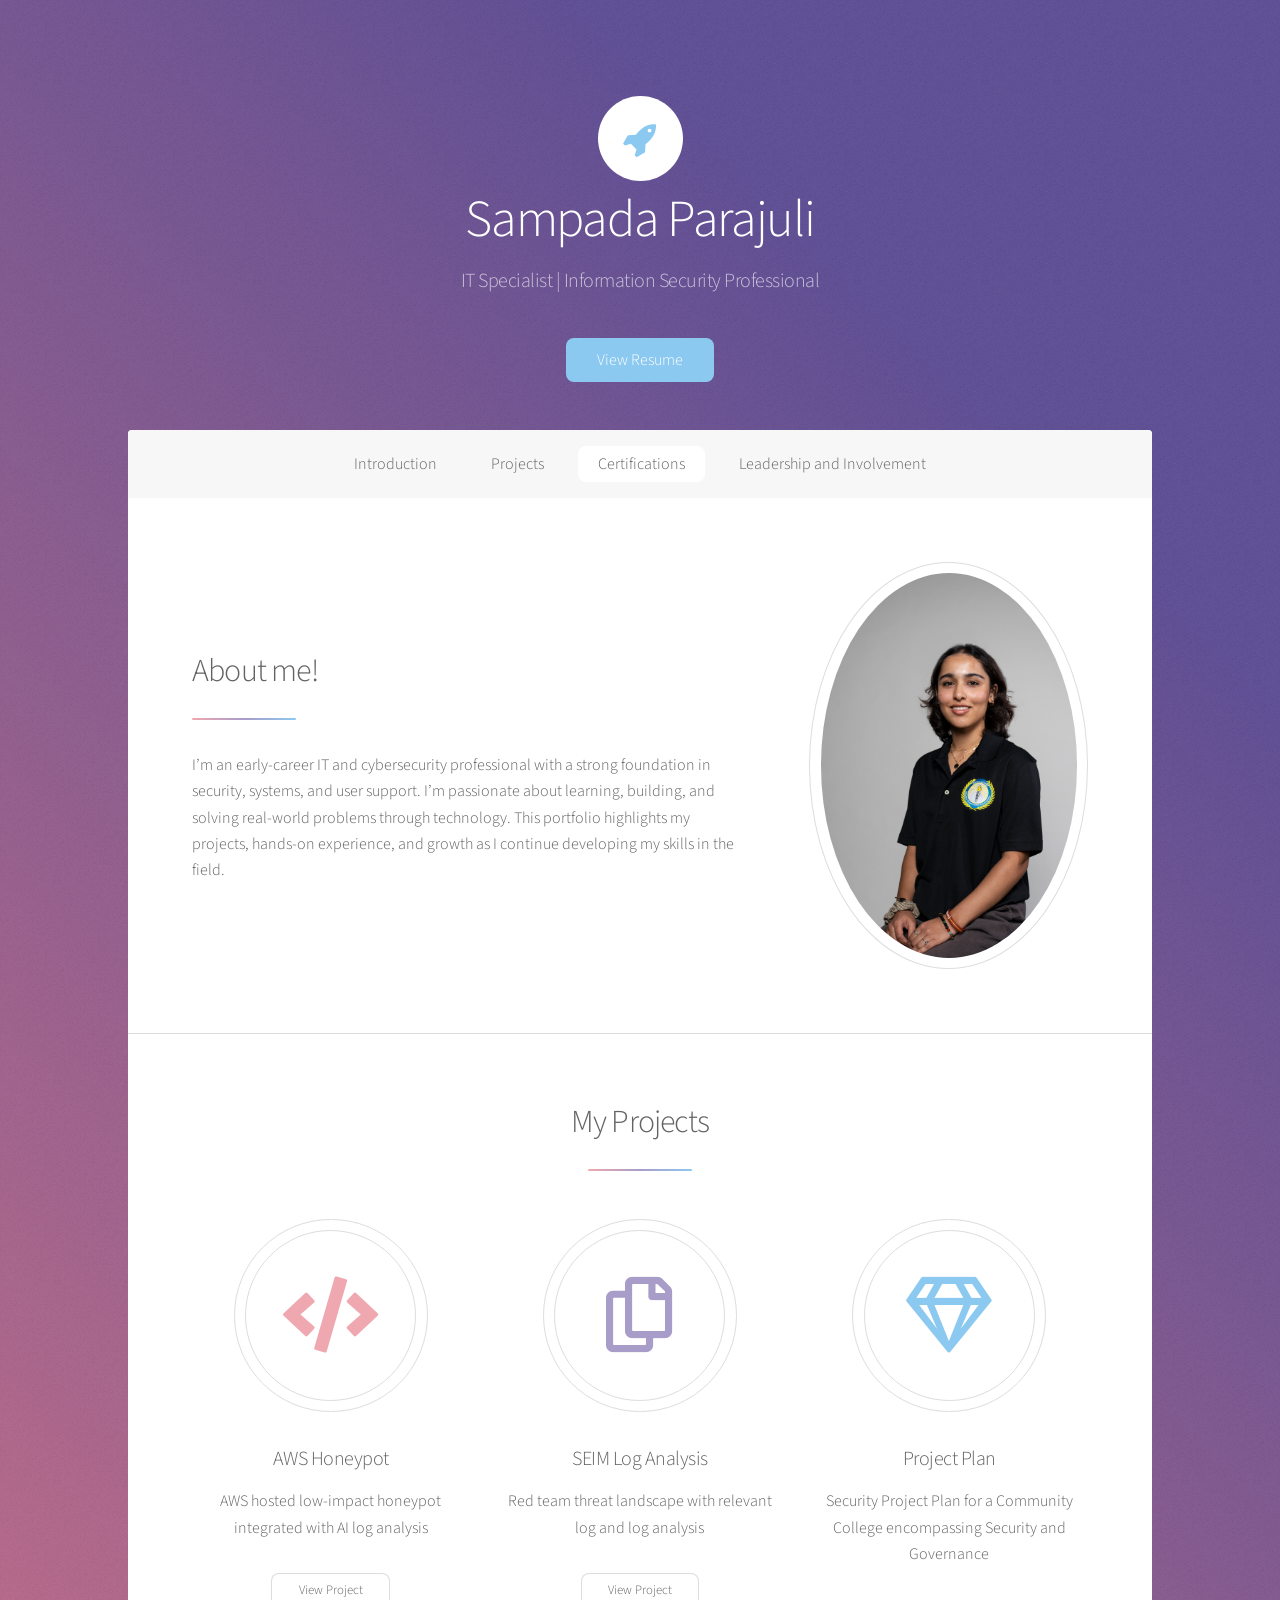
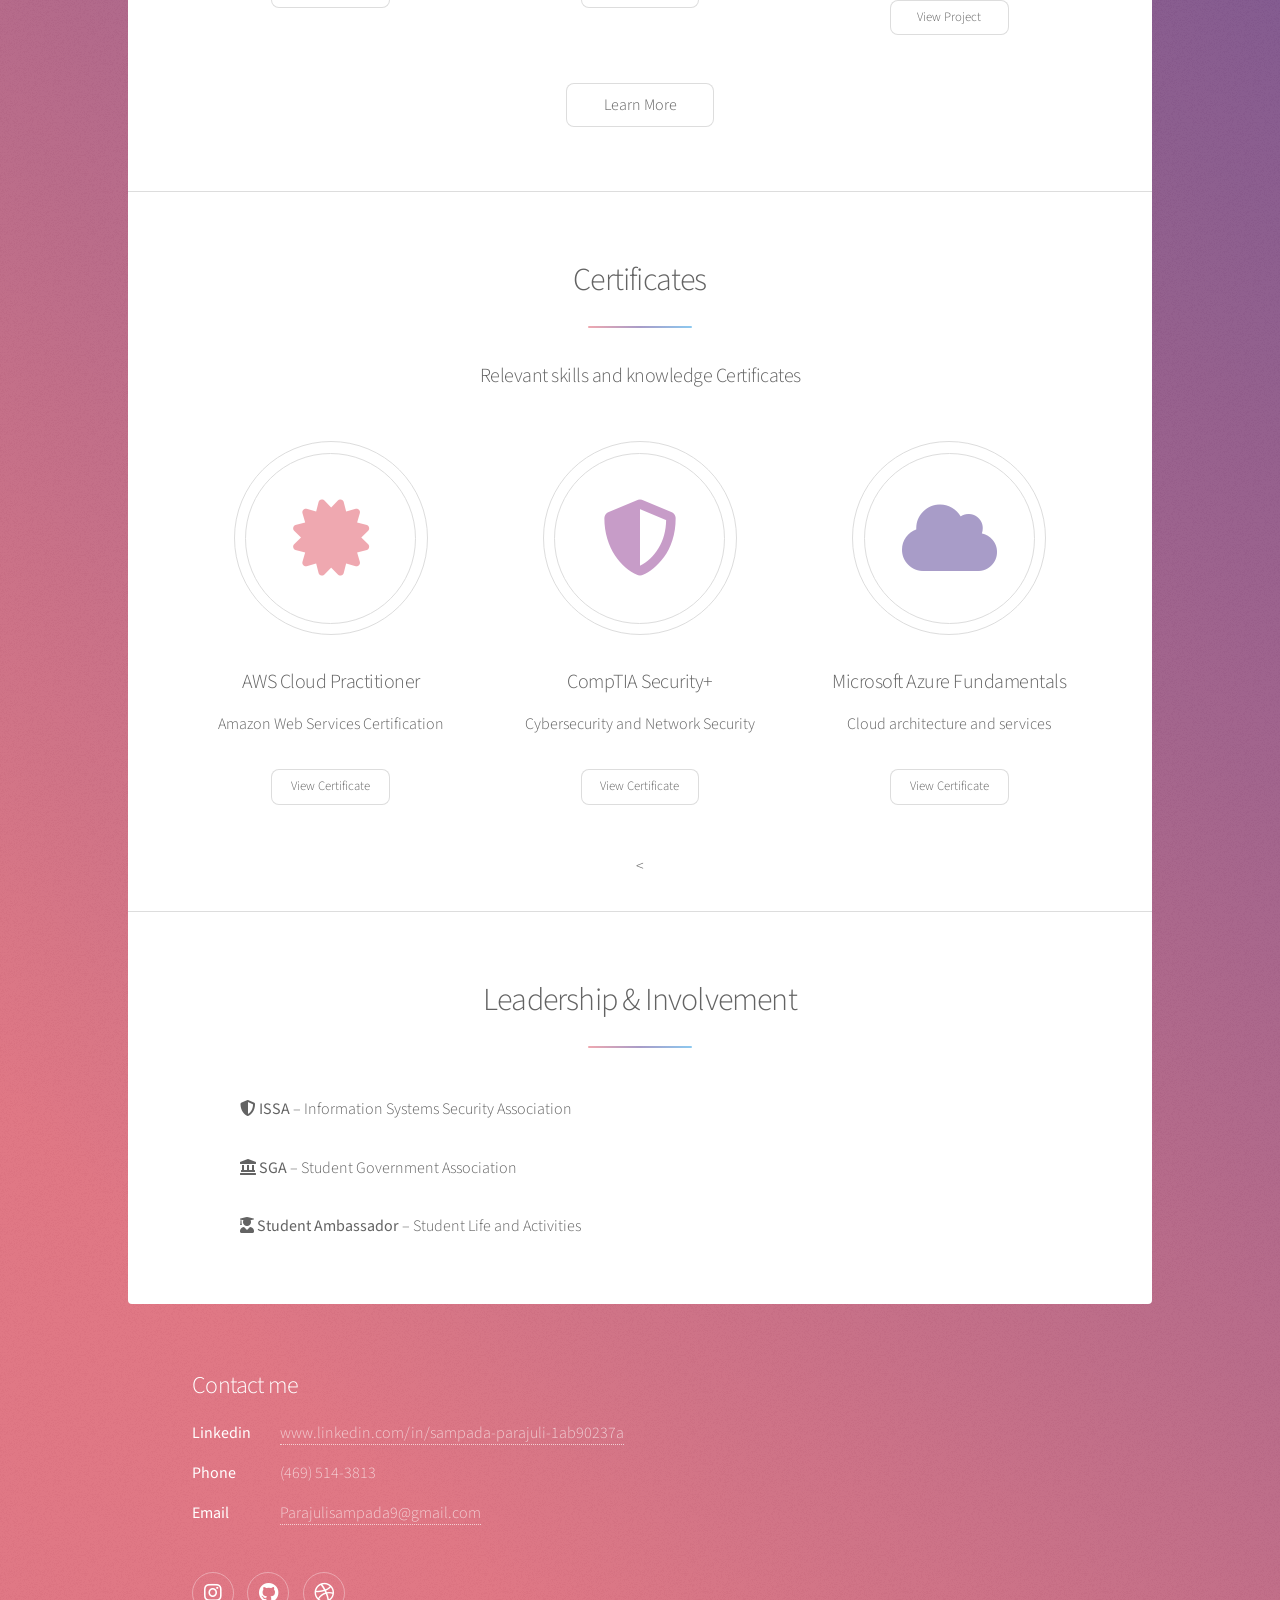
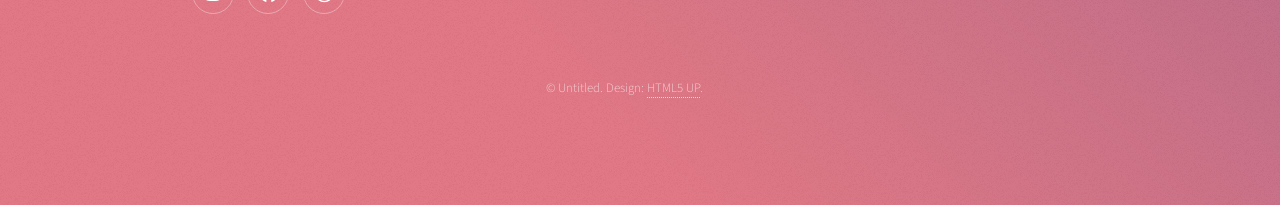
<file: index.html>
<!DOCTYPE HTML>
<!--
	Stellar by HTML5 UP
	html5up.net | @ajlkn
	Free for personal and commercial use under the CCA 3.0 license (html5up.net/license)
-->
<html>
	<head>
		<title>Sampada Parajuli | Portfolio</title>
		<meta charset="utf-8" />
		<meta name="viewport" content="width=device-width, initial-scale=1, user-scalable=no" />
		<link rel="stylesheet" href="assets/css/main.css" />
		<noscript><link rel="stylesheet" href="assets/css/noscript.css" /></noscript>
	</head>
	<body class="is-preload">

		<!-- Wrapper -->
			<div id="wrapper">

				<!-- Header -->
					<header id="header" class="alt">
						<img src="images/logo.svg" alt="" />
						<h1>Sampada Parajuli</h1>
						<p>IT Specialist | Information Security Professional<br />
						

       <div style="text-align: center; margin-top: 20px;">
    <a href="Files/Parajuli%20Sampada%20Resume.pdf" class="button primary" target="_blank">
        View Resume
    </a>
</div>

					</header>

				<!-- Nav -->
					<nav id="nav">
						<ul>
							<li><a href="#intro" class="active">Introduction</a></li>
							<li><a href="#first">Projects</a></li>
							<li><a href="#second">Certifications</a></li>
							<li><a href="#cta">Leadership and Involvement</a></li>
						</ul>
					</nav>

				<!-- Main -->
					<div id="main">

						<!-- Introduction -->
							<section id="intro" class="main">
								<div class="spotlight">
									<div class="content">
										<header class="major">
											<h2>About me!</h2>
										</header>
										<p> I’m an early-career IT and cybersecurity professional with a strong foundation in security, systems, and user support. I’m passionate about learning, building, and solving real-world problems through technology. This portfolio highlights my projects, hands-on experience, and growth as I continue developing my skills in the field. </p>
										 
										
									</div>
									<span class="image"><img src="images/profile.jpg" alt="" /></span>
								</div>
							</section>

						<!-- First Section -->
							<section id="first" class="main special">
								<header class="major">
									<h2>My Projects</h2>
								</header>
								<ul class="features">
									<li>
										<span class="icon solid major style1 fa-code"></span>
										<h3>AWS Honeypot</h3>
										<p>AWS hosted low-impact honeypot integrated with AI log analysis </p>
										<a href="Work_In_Progress.html" class="button small">
                                        View Project
                                        </a>
										
										

									</li>
									<li>
										<span class="icon major style3 fa-copy"></span>
										<h3>SEIM Log Analysis</h3>
										<p>Red team threat landscape with relevant log and log analysis</p>
										<a href="Work_In_Progress.html" class="button small">
										View Project
									    </a>
									</li>
									<li>
										<span class="icon major style5 fa-gem"></span>
										<h3>Project Plan</h3>
										<p>Security Project Plan for a Community College encompassing Security and Governance </p>
										<a href="Files/Final Project Paper.pdf" class=" button small" target="_blank">
										View Project
									    </a>
									</li>
								</ul>
								<footer class="major">
									<ul class="actions special">
										<li><a href="generic.html" class="button">Learn More</a></li>
									</ul>
								</footer>
							</section>

						<!-- Second Section -->
							<section id="second" class="main special">
								<header class="major">
									<h2>Certificates</h2>
									<p>Relevant skills and knowledge Certificates</p>
								</header>
								<ul class="features">

<li>
<span class="icon solid major style1 fa-certificate"></span>
    <h3>AWS Cloud Practitioner</h3>
    <p>Amazon Web Services Certification</p>
    <a href="https://www.credly.com/badges/31029b30-07ab-49d8-a870-d1dc6d3fd53c/public_url" target="_blank" class="button small">
        View Certificate
</a>
</li>

<li>
<span class="icon solid major style2 fa-shield-alt"></span>
<h3>CompTIA Security+</h3>
<p>Cybersecurity and Network Security</p>
<a href="https://www.credly.com/badges/da59592b-9fc3-4e38-9000-5b872bf8cd38/public_url" class=" button small" target="_blank">
View Certificate
</a>
</li>

<li>
<span class="icon solid major style3 fa-cloud"></span>
<h3>Microsoft Azure Fundamentals</h3>
<p>Cloud architecture and services</p>
<a href="https://learn.microsoft.com/api/credentials/share/en-us/SampadaParajuli-6406/9DDF2F035B7B5798?sharingId=3204D1D7E236F572" class=" button small" target="_blank">
View Certificate
</a>
</li>


</ul>
								<
								</footer>
							</section>

						<!-- Get Started -->
							<section id="cta" class="main special">
<header class="major">
<h2>Leadership & Involvement</h2>
</header>

<div class="volunteer-list">

<p><i class="fas fa-shield-alt"></i> 
<strong>ISSA</strong> – Information Systems Security Association
</p>

<p><i class="fas fa-landmark"></i> 
<strong>SGA</strong> – Student Government Association
</p>

<p><i class="fas fa-user-graduate"></i> 
<strong>Student Ambassador</strong> – Student Life and Activities
</p>

</div>

</section>

</section>

					</div>

				<!-- Footer -->
					<footer id="footer">
						</section>
						<section>
							<h2>Contact me </h2>
							<dl class="alt">
								<dt>Linkedin</dt>
								<dd><a herf="#">www.linkedin.com/in/sampada-parajuli-1ab90237a</a></dd>
								<dt>Phone</dt>
								<dd>(469) 514-3813</dd>
								<dt>Email</dt>
								<dd><a href="#">Parajulisampada9@gmail.com</a></dd>
							</dl>
							<ul class="icons">
								<li><a href="#" class="icon brands fa-instagram alt"><span class="label">Instagram</span></a></li>
								<li><a href="#" class="icon brands fa-github alt"><span class="label">GitHub</span></a></li>
								<li><a href="#" class="icon brands fa-dribbble alt"><span class="label">Dribbble</span></a></li>
							</ul>
						</section>
						<p class="copyright">&copy; Untitled. Design: <a href="https://html5up.net">HTML5 UP</a>.</p>
					</footer>

			</div>

		<!-- Scripts -->
			<script src="assets/js/jquery.min.js"></script>
			<script src="assets/js/jquery.scrollex.min.js"></script>
			<script src="assets/js/jquery.scrolly.min.js"></script>
			<script src="assets/js/browser.min.js"></script>
			<script src="assets/js/breakpoints.min.js"></script>
			<script src="assets/js/util.js"></script>
			<script src="assets/js/main.js"></script>

	</body>

</html>
</file>
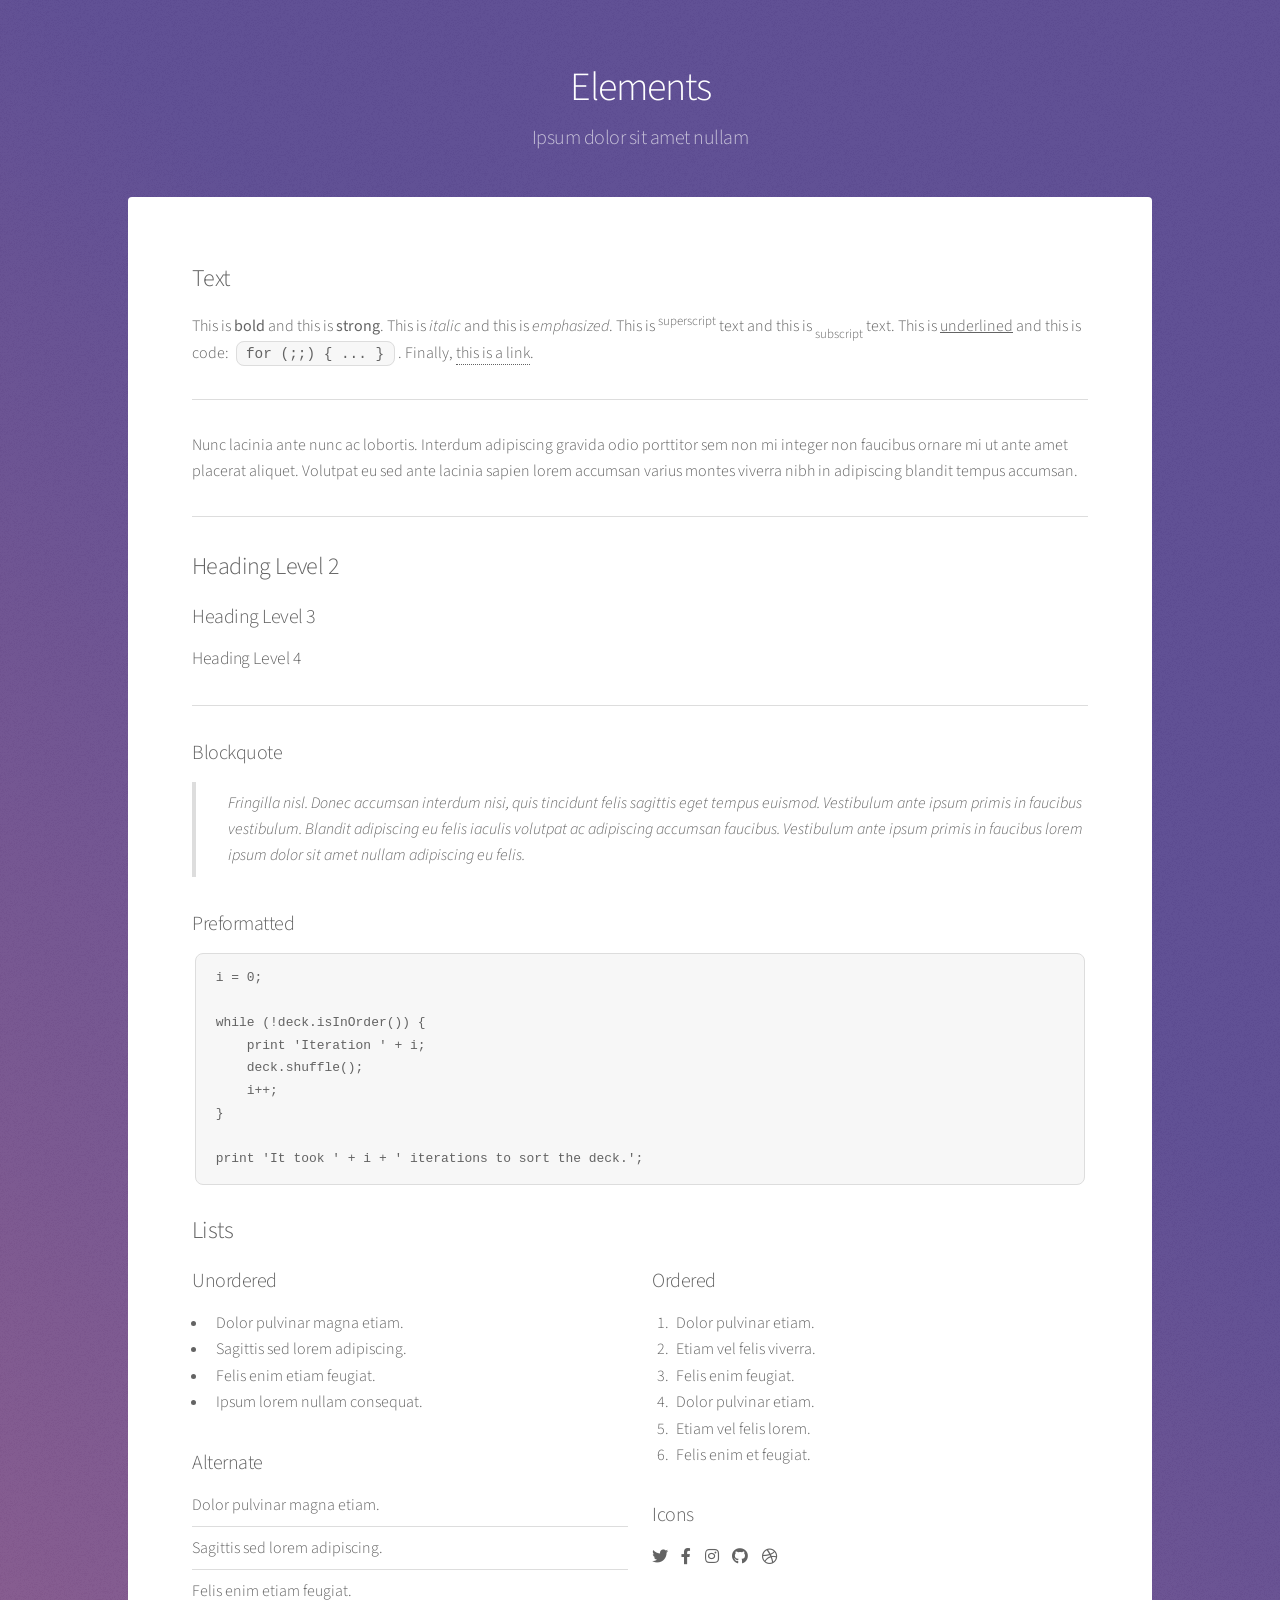
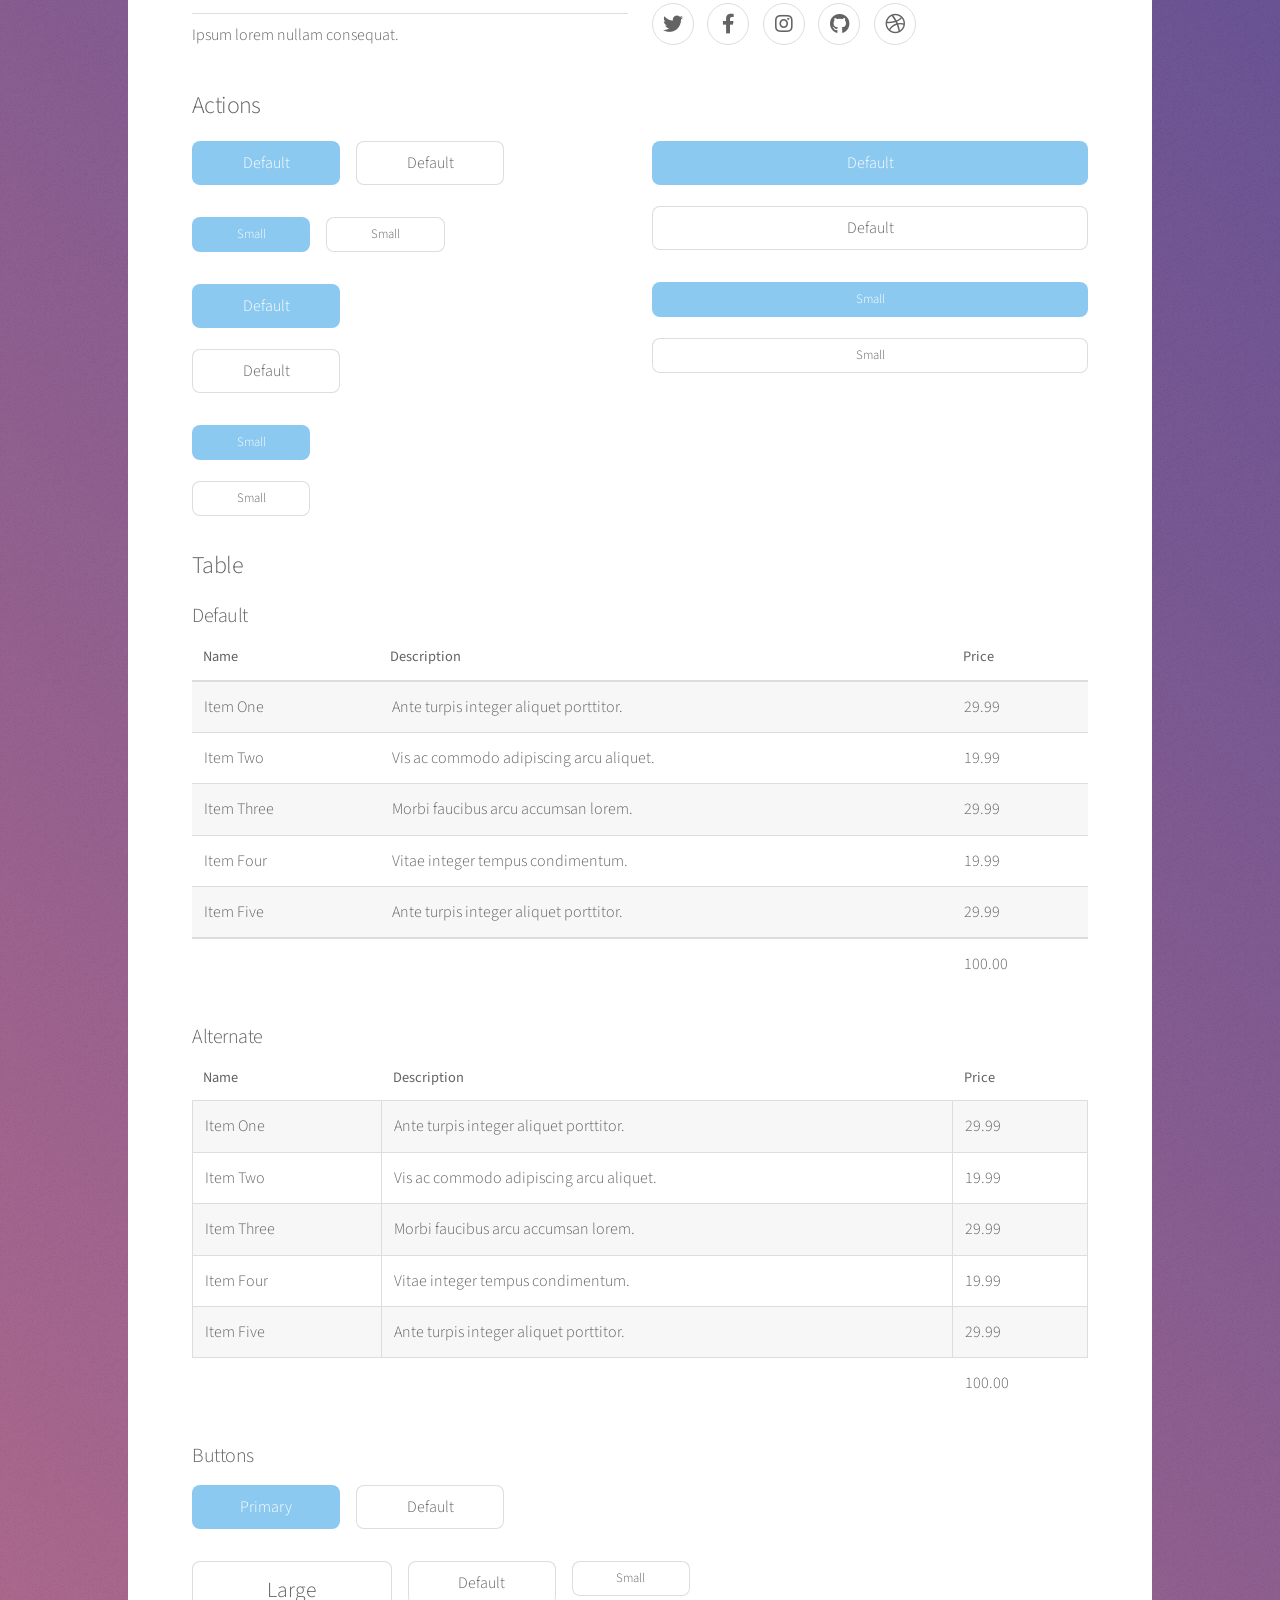
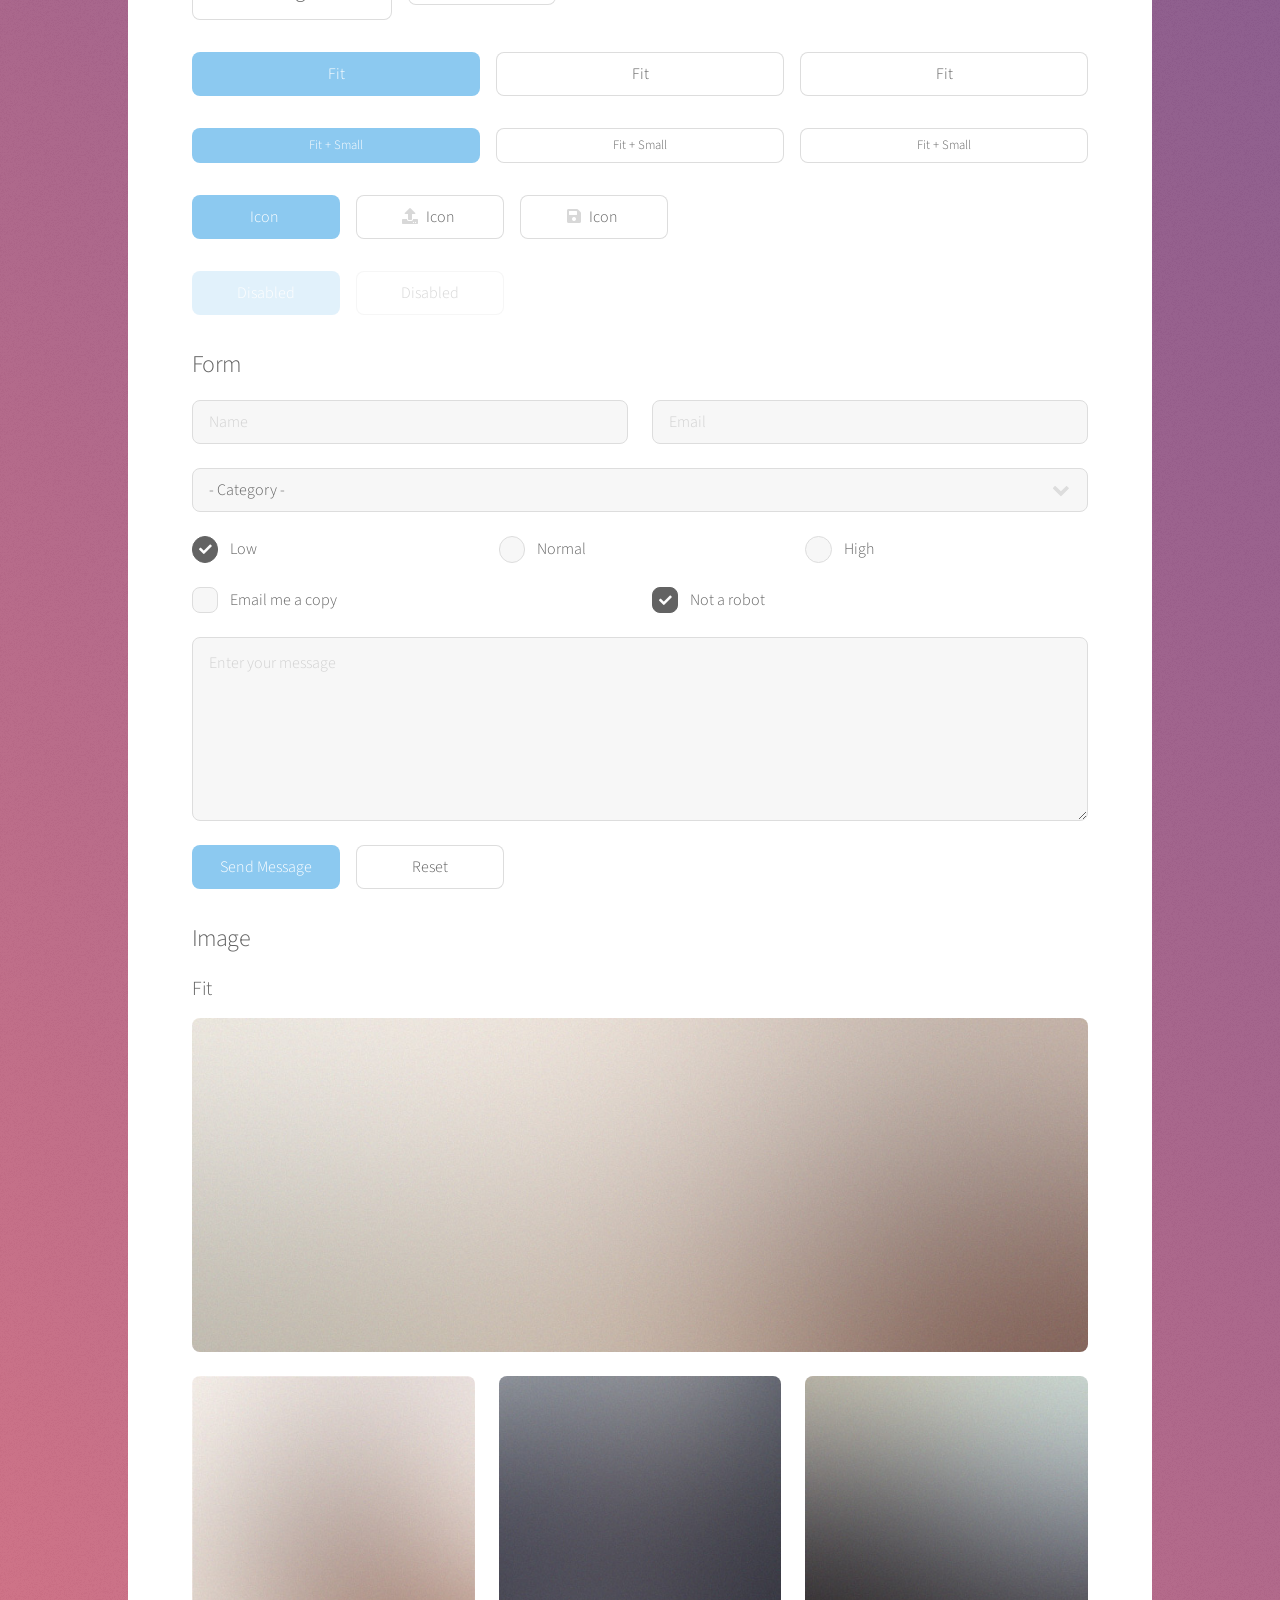
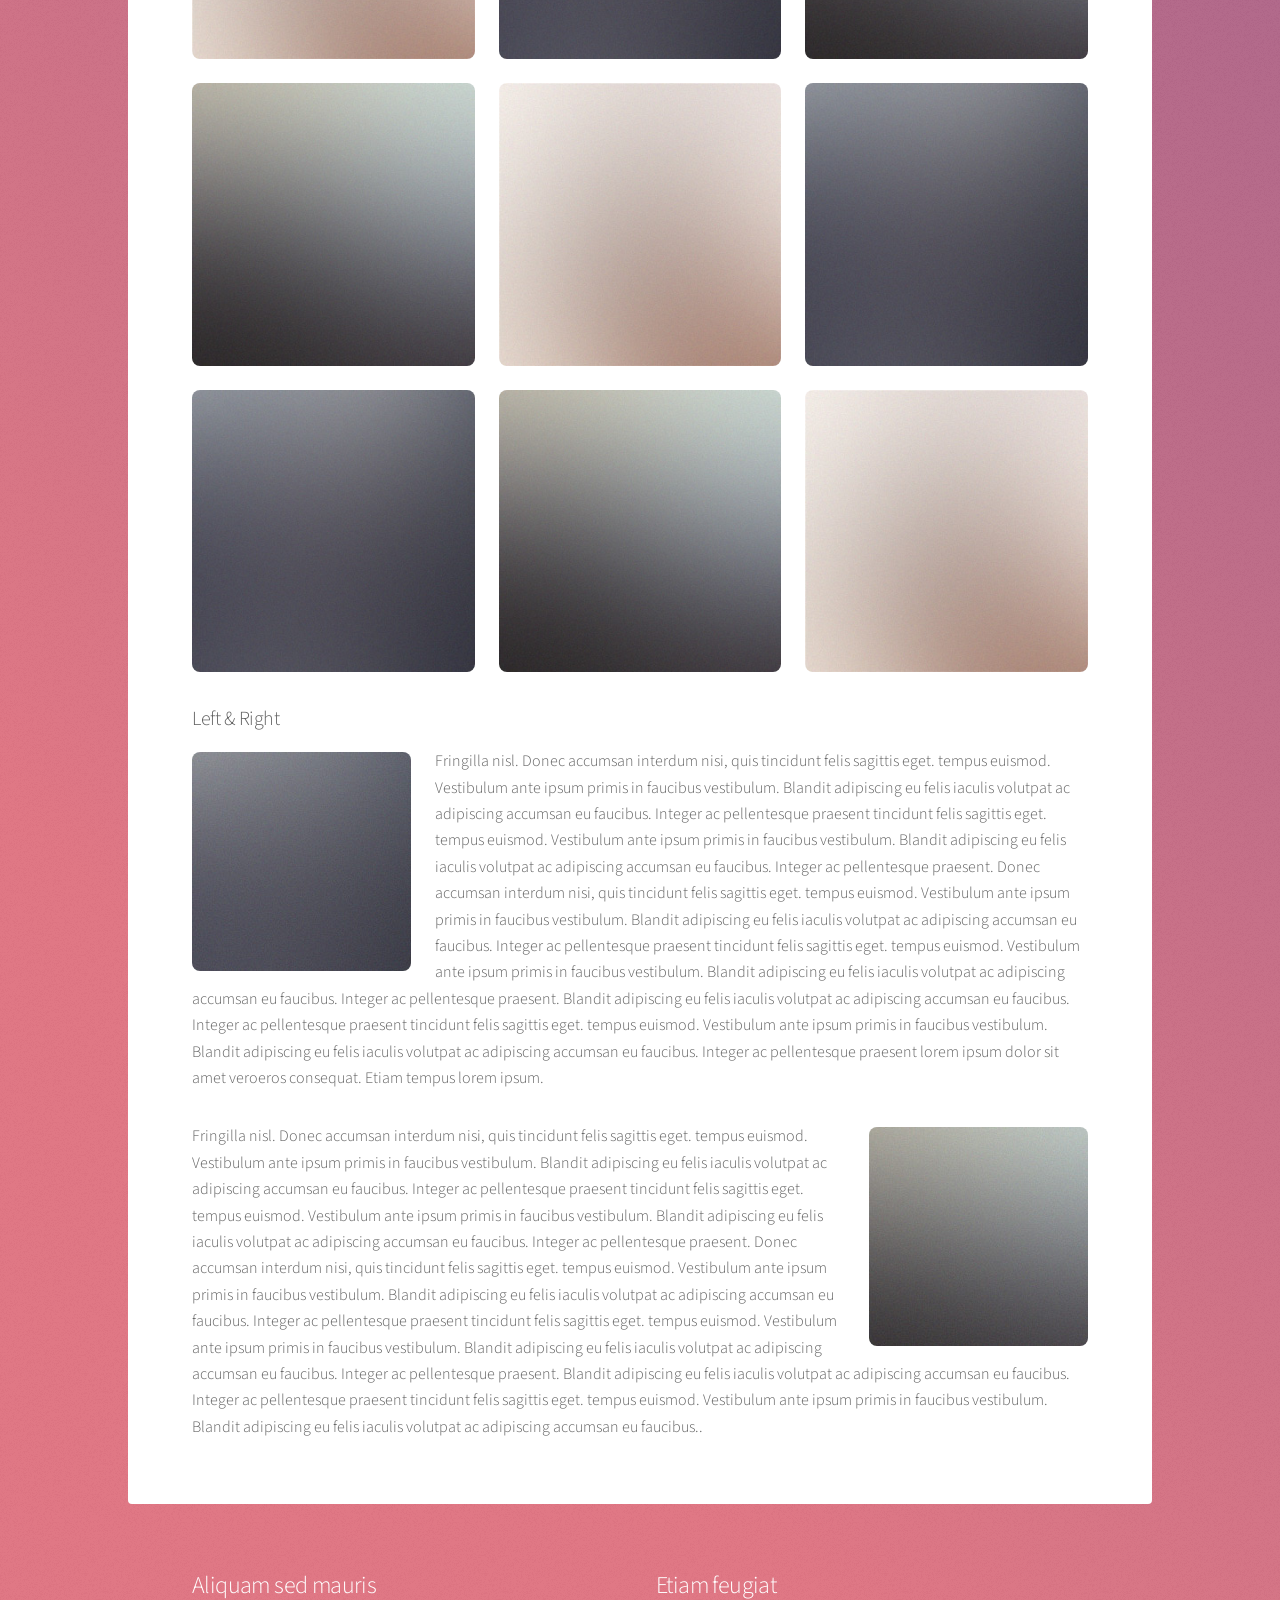
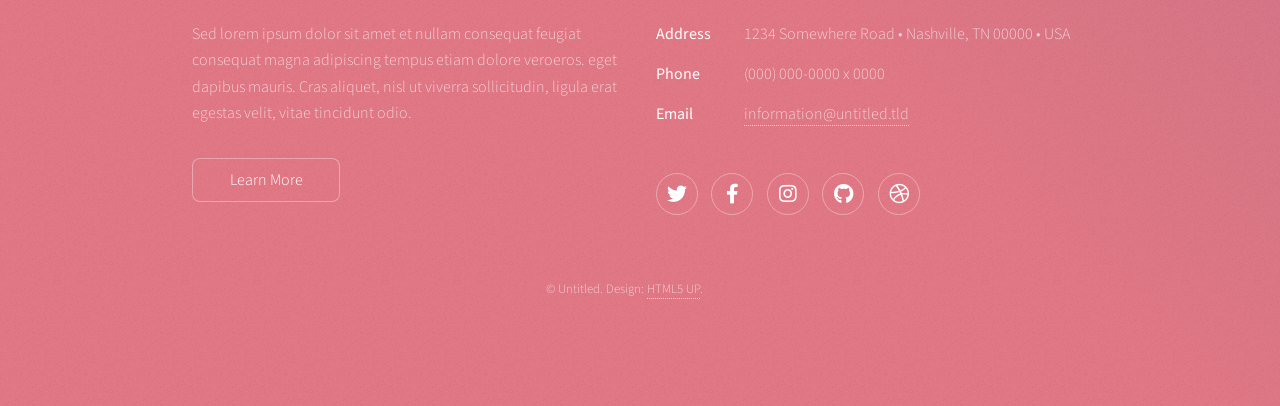
<file: elements.html>
<!DOCTYPE HTML>
<!--
	Stellar by HTML5 UP
	html5up.net | @ajlkn
	Free for personal and commercial use under the CCA 3.0 license (html5up.net/license)
-->
<html>
	<head>
		<title>Elements - Stellar by HTML5 UP</title>
		<meta charset="utf-8" />
		<meta name="viewport" content="width=device-width, initial-scale=1, user-scalable=no" />
		<link rel="stylesheet" href="assets/css/main.css" />
		<noscript><link rel="stylesheet" href="assets/css/noscript.css" /></noscript>
	</head>
	<body class="is-preload">

		<!-- Wrapper -->
			<div id="wrapper">

				<!-- Header -->
					<header id="header">
						<h1>Elements</h1>
						<p>Ipsum dolor sit amet nullam</p>
					</header>

				<!-- Main -->
					<div id="main">

						<!-- Content -->
							<section id="content" class="main">

								<!-- Text -->
									<section>
										<h2>Text</h2>
										<p>This is <b>bold</b> and this is <strong>strong</strong>. This is <i>italic</i> and this is <em>emphasized</em>.
										This is <sup>superscript</sup> text and this is <sub>subscript</sub> text.
										This is <u>underlined</u> and this is code: <code>for (;;) { ... }</code>. Finally, <a href="#">this is a link</a>.</p>
										<hr />
										<p>Nunc lacinia ante nunc ac lobortis. Interdum adipiscing gravida odio porttitor sem non mi integer non faucibus ornare mi ut ante amet placerat aliquet. Volutpat eu sed ante lacinia sapien lorem accumsan varius montes viverra nibh in adipiscing blandit tempus accumsan.</p>
										<hr />
										<h2>Heading Level 2</h2>
										<h3>Heading Level 3</h3>
										<h4>Heading Level 4</h4>
										<hr />
										<h3>Blockquote</h3>
										<blockquote>Fringilla nisl. Donec accumsan interdum nisi, quis tincidunt felis sagittis eget tempus euismod. Vestibulum ante ipsum primis in faucibus vestibulum. Blandit adipiscing eu felis iaculis volutpat ac adipiscing accumsan faucibus. Vestibulum ante ipsum primis in faucibus lorem ipsum dolor sit amet nullam adipiscing eu felis.</blockquote>
										<h3>Preformatted</h3>
										<pre><code>i = 0;

while (!deck.isInOrder()) {
    print 'Iteration ' + i;
    deck.shuffle();
    i++;
}

print 'It took ' + i + ' iterations to sort the deck.';</code></pre>
									</section>

								<!-- Lists -->
									<section>
										<h2>Lists</h2>
										<div class="row">
											<div class="col-6 col-12-medium">
												<h3>Unordered</h3>
												<ul>
													<li>Dolor pulvinar magna etiam.</li>
													<li>Sagittis sed lorem adipiscing.</li>
													<li>Felis enim etiam feugiat.</li>
													<li>Ipsum lorem nullam consequat.</li>
												</ul>
												<h3>Alternate</h3>
												<ul class="alt">
													<li>Dolor pulvinar magna etiam.</li>
													<li>Sagittis sed lorem adipiscing.</li>
													<li>Felis enim etiam feugiat.</li>
													<li>Ipsum lorem nullam consequat.</li>
												</ul>
											</div>
											<div class="col-6 col-12-medium">
												<h3>Ordered</h3>
												<ol>
													<li>Dolor pulvinar etiam.</li>
													<li>Etiam vel felis viverra.</li>
													<li>Felis enim feugiat.</li>
													<li>Dolor pulvinar etiam.</li>
													<li>Etiam vel felis lorem.</li>
													<li>Felis enim et feugiat.</li>
												</ol>
												<h3>Icons</h3>
												<ul class="icons">
													<li><a href="#" class="icon brands fa-twitter"><span class="label">Twitter</span></a></li>
													<li><a href="#" class="icon brands fa-facebook-f"><span class="label">Facebook</span></a></li>
													<li><a href="#" class="icon brands fa-instagram"><span class="label">Instagram</span></a></li>
													<li><a href="#" class="icon brands fa-github"><span class="label">GitHub</span></a></li>
													<li><a href="#" class="icon brands fa-dribbble"><span class="label">Dribbble</span></a></li>
												</ul>
												<ul class="icons">
													<li><a href="#" class="icon brands alt fa-twitter"><span class="label">Twitter</span></a></li>
													<li><a href="#" class="icon brands alt fa-facebook-f"><span class="label">Facebook</span></a></li>
													<li><a href="#" class="icon brands alt fa-instagram"><span class="label">Instagram</span></a></li>
													<li><a href="#" class="icon brands alt fa-github"><span class="label">GitHub</span></a></li>
													<li><a href="#" class="icon brands alt fa-dribbble"><span class="label">Dribbble</span></a></li>
												</ul>
											</div>
										</div>
										<h2>Actions</h2>
										<div class="row">
											<div class="col-6 col-12-medium">
												<ul class="actions">
													<li><a href="#" class="button primary">Default</a></li>
													<li><a href="#" class="button">Default</a></li>
												</ul>
												<ul class="actions small">
													<li><a href="#" class="button primary small">Small</a></li>
													<li><a href="#" class="button small">Small</a></li>
												</ul>
												<ul class="actions stacked">
													<li><a href="#" class="button primary">Default</a></li>
													<li><a href="#" class="button">Default</a></li>
												</ul>
												<ul class="actions stacked">
													<li><a href="#" class="button primary small">Small</a></li>
													<li><a href="#" class="button small">Small</a></li>
												</ul>
											</div>
											<div class="col-6 col-12-medium">
												<ul class="actions stacked">
													<li><a href="#" class="button primary fit">Default</a></li>
													<li><a href="#" class="button fit">Default</a></li>
												</ul>
												<ul class="actions stacked">
													<li><a href="#" class="button primary small fit">Small</a></li>
													<li><a href="#" class="button small fit">Small</a></li>
												</ul>
											</div>
										</div>
									</section>

								<!-- Table -->
									<section>
										<h2>Table</h2>
										<h3>Default</h3>
										<div class="table-wrapper">
											<table>
												<thead>
													<tr>
														<th>Name</th>
														<th>Description</th>
														<th>Price</th>
													</tr>
												</thead>
												<tbody>
													<tr>
														<td>Item One</td>
														<td>Ante turpis integer aliquet porttitor.</td>
														<td>29.99</td>
													</tr>
													<tr>
														<td>Item Two</td>
														<td>Vis ac commodo adipiscing arcu aliquet.</td>
														<td>19.99</td>
													</tr>
													<tr>
														<td>Item Three</td>
														<td> Morbi faucibus arcu accumsan lorem.</td>
														<td>29.99</td>
													</tr>
													<tr>
														<td>Item Four</td>
														<td>Vitae integer tempus condimentum.</td>
														<td>19.99</td>
													</tr>
													<tr>
														<td>Item Five</td>
														<td>Ante turpis integer aliquet porttitor.</td>
														<td>29.99</td>
													</tr>
												</tbody>
												<tfoot>
													<tr>
														<td colspan="2"></td>
														<td>100.00</td>
													</tr>
												</tfoot>
											</table>
										</div>

										<h3>Alternate</h3>
										<div class="table-wrapper">
											<table class="alt">
												<thead>
													<tr>
														<th>Name</th>
														<th>Description</th>
														<th>Price</th>
													</tr>
												</thead>
												<tbody>
													<tr>
														<td>Item One</td>
														<td>Ante turpis integer aliquet porttitor.</td>
														<td>29.99</td>
													</tr>
													<tr>
														<td>Item Two</td>
														<td>Vis ac commodo adipiscing arcu aliquet.</td>
														<td>19.99</td>
													</tr>
													<tr>
														<td>Item Three</td>
														<td> Morbi faucibus arcu accumsan lorem.</td>
														<td>29.99</td>
													</tr>
													<tr>
														<td>Item Four</td>
														<td>Vitae integer tempus condimentum.</td>
														<td>19.99</td>
													</tr>
													<tr>
														<td>Item Five</td>
														<td>Ante turpis integer aliquet porttitor.</td>
														<td>29.99</td>
													</tr>
												</tbody>
												<tfoot>
													<tr>
														<td colspan="2"></td>
														<td>100.00</td>
													</tr>
												</tfoot>
											</table>
										</div>
									</section>

								<!-- Buttons -->
									<section>
										<h3>Buttons</h3>
										<ul class="actions">
											<li><a href="#" class="button primary">Primary</a></li>
											<li><a href="#" class="button">Default</a></li>
										</ul>
										<ul class="actions">
											<li><a href="#" class="button large">Large</a></li>
											<li><a href="#" class="button">Default</a></li>
											<li><a href="#" class="button small">Small</a></li>
										</ul>
										<ul class="actions fit">
											<li><a href="#" class="button primary fit">Fit</a></li>
											<li><a href="#" class="button fit">Fit</a></li>
											<li><a href="#" class="button fit">Fit</a></li>
										</ul>
										<ul class="actions fit small">
											<li><a href="#" class="button primary fit small">Fit + Small</a></li>
											<li><a href="#" class="button fit small">Fit + Small</a></li>
											<li><a href="#" class="button fit small">Fit + Small</a></li>
										</ul>
										<ul class="actions">
											<li><a href="#" class="button primary icon solidfa-download">Icon</a></li>
											<li><a href="#" class="button icon solid fa-upload">Icon</a></li>
											<li><a href="#" class="button icon solid fa-save">Icon</a></li>
										</ul>
										<ul class="actions">
											<li><span class="button primary disabled">Disabled</span></li>
											<li><span class="button disabled">Disabled</span></li>
										</ul>
									</section>

								<!-- Form -->
									<section>
										<h2>Form</h2>
										<form method="post" action="#">
											<div class="row gtr-uniform">
												<div class="col-6 col-12-xsmall">
													<input type="text" name="demo-name" id="demo-name" value="" placeholder="Name" />
												</div>
												<div class="col-6 col-12-xsmall">
													<input type="email" name="demo-email" id="demo-email" value="" placeholder="Email" />
												</div>
												<div class="col-12">
													<select name="demo-category" id="demo-category">
														<option value="">- Category -</option>
														<option value="1">Manufacturing</option>
														<option value="1">Shipping</option>
														<option value="1">Administration</option>
														<option value="1">Human Resources</option>
													</select>
												</div>
												<div class="col-4 col-12-small">
													<input type="radio" id="demo-priority-low" name="demo-priority" checked>
													<label for="demo-priority-low">Low</label>
												</div>
												<div class="col-4 col-12-small">
													<input type="radio" id="demo-priority-normal" name="demo-priority">
													<label for="demo-priority-normal">Normal</label>
												</div>
												<div class="col-4 col-12-small">
													<input type="radio" id="demo-priority-high" name="demo-priority">
													<label for="demo-priority-high">High</label>
												</div>
												<div class="col-6 col-12-small">
													<input type="checkbox" id="demo-copy" name="demo-copy">
													<label for="demo-copy">Email me a copy</label>
												</div>
												<div class="col-6 col-12-small">
													<input type="checkbox" id="demo-human" name="demo-human" checked>
													<label for="demo-human">Not a robot</label>
												</div>
												<div class="col-12">
													<textarea name="demo-message" id="demo-message" placeholder="Enter your message" rows="6"></textarea>
												</div>
												<div class="col-12">
													<ul class="actions">
														<li><input type="submit" value="Send Message" class="primary" /></li>
														<li><input type="reset" value="Reset" /></li>
													</ul>
												</div>
											</div>
										</form>
									</section>

								<!-- Image -->
									<section>
										<h2>Image</h2>
										<h3>Fit</h3>
										<div class="box alt">
											<div class="row gtr-uniform">
												<div class="col-12"><span class="image fit"><img src="images/pic04.jpg" alt="" /></span></div>
												<div class="col-4"><span class="image fit"><img src="images/pic01.jpg" alt="" /></span></div>
												<div class="col-4"><span class="image fit"><img src="images/pic02.jpg" alt="" /></span></div>
												<div class="col-4"><span class="image fit"><img src="images/pic03.jpg" alt="" /></span></div>
												<div class="col-4"><span class="image fit"><img src="images/pic03.jpg" alt="" /></span></div>
												<div class="col-4"><span class="image fit"><img src="images/pic01.jpg" alt="" /></span></div>
												<div class="col-4"><span class="image fit"><img src="images/pic02.jpg" alt="" /></span></div>
												<div class="col-4"><span class="image fit"><img src="images/pic02.jpg" alt="" /></span></div>
												<div class="col-4"><span class="image fit"><img src="images/pic03.jpg" alt="" /></span></div>
												<div class="col-4"><span class="image fit"><img src="images/pic01.jpg" alt="" /></span></div>
											</div>
										</div>
										<h3>Left &amp; Right</h3>
										<p><span class="image left"><img src="images/pic05.jpg" alt="" /></span>Fringilla nisl. Donec accumsan interdum nisi, quis tincidunt felis sagittis eget. tempus euismod. Vestibulum ante ipsum primis in faucibus vestibulum. Blandit adipiscing eu felis iaculis volutpat ac adipiscing accumsan eu faucibus. Integer ac pellentesque praesent tincidunt felis sagittis eget. tempus euismod. Vestibulum ante ipsum primis in faucibus vestibulum. Blandit adipiscing eu felis iaculis volutpat ac adipiscing accumsan eu faucibus. Integer ac pellentesque praesent. Donec accumsan interdum nisi, quis tincidunt felis sagittis eget. tempus euismod. Vestibulum ante ipsum primis in faucibus vestibulum. Blandit adipiscing eu felis iaculis volutpat ac adipiscing accumsan eu faucibus. Integer ac pellentesque praesent tincidunt felis sagittis eget. tempus euismod. Vestibulum ante ipsum primis in faucibus vestibulum. Blandit adipiscing eu felis iaculis volutpat ac adipiscing accumsan eu faucibus. Integer ac pellentesque praesent. Blandit adipiscing eu felis iaculis volutpat ac adipiscing accumsan eu faucibus. Integer ac pellentesque praesent tincidunt felis sagittis eget. tempus euismod. Vestibulum ante ipsum primis in faucibus vestibulum. Blandit adipiscing eu felis iaculis volutpat ac adipiscing accumsan eu faucibus. Integer ac pellentesque praesent lorem ipsum dolor sit amet veroeros consequat. Etiam tempus lorem ipsum.</p>
										<p><span class="image right"><img src="images/pic06.jpg" alt="" /></span>Fringilla nisl. Donec accumsan interdum nisi, quis tincidunt felis sagittis eget. tempus euismod. Vestibulum ante ipsum primis in faucibus vestibulum. Blandit adipiscing eu felis iaculis volutpat ac adipiscing accumsan eu faucibus. Integer ac pellentesque praesent tincidunt felis sagittis eget. tempus euismod. Vestibulum ante ipsum primis in faucibus vestibulum. Blandit adipiscing eu felis iaculis volutpat ac adipiscing accumsan eu faucibus. Integer ac pellentesque praesent. Donec accumsan interdum nisi, quis tincidunt felis sagittis eget. tempus euismod. Vestibulum ante ipsum primis in faucibus vestibulum. Blandit adipiscing eu felis iaculis volutpat ac adipiscing accumsan eu faucibus. Integer ac pellentesque praesent tincidunt felis sagittis eget. tempus euismod. Vestibulum ante ipsum primis in faucibus vestibulum. Blandit adipiscing eu felis iaculis volutpat ac adipiscing accumsan eu faucibus. Integer ac pellentesque praesent. Blandit adipiscing eu felis iaculis volutpat ac adipiscing accumsan eu faucibus. Integer ac pellentesque praesent tincidunt felis sagittis eget. tempus euismod. Vestibulum ante ipsum primis in faucibus vestibulum. Blandit adipiscing eu felis iaculis volutpat ac adipiscing accumsan eu faucibus..</p>
									</section>

							</section>

					</div>

				<!-- Footer -->
					<footer id="footer">
						<section>
							<h2>Aliquam sed mauris</h2>
							<p>Sed lorem ipsum dolor sit amet et nullam consequat feugiat consequat magna adipiscing tempus etiam dolore veroeros. eget dapibus mauris. Cras aliquet, nisl ut viverra sollicitudin, ligula erat egestas velit, vitae tincidunt odio.</p>
							<ul class="actions">
								<li><a href="#" class="button">Learn More</a></li>
							</ul>
						</section>
						<section>
							<h2>Etiam feugiat</h2>
							<dl class="alt">
								<dt>Address</dt>
								<dd>1234 Somewhere Road &bull; Nashville, TN 00000 &bull; USA</dd>
								<dt>Phone</dt>
								<dd>(000) 000-0000 x 0000</dd>
								<dt>Email</dt>
								<dd><a href="#">information@untitled.tld</a></dd>
							</dl>
							<ul class="icons">
								<li><a href="#" class="icon brands fa-twitter alt"><span class="label">Twitter</span></a></li>
								<li><a href="#" class="icon brands fa-facebook-f alt"><span class="label">Facebook</span></a></li>
								<li><a href="#" class="icon brands fa-instagram alt"><span class="label">Instagram</span></a></li>
								<li><a href="#" class="icon brands fa-github alt"><span class="label">GitHub</span></a></li>
								<li><a href="#" class="icon brands fa-dribbble alt"><span class="label">Dribbble</span></a></li>
							</ul>
						</section>
						<p class="copyright">&copy; Untitled. Design: <a href="https://html5up.net">HTML5 UP</a>.</p>
					</footer>

			</div>

		<!-- Scripts -->
			<script src="assets/js/jquery.min.js"></script>
			<script src="assets/js/jquery.scrollex.min.js"></script>
			<script src="assets/js/jquery.scrolly.min.js"></script>
			<script src="assets/js/browser.min.js"></script>
			<script src="assets/js/breakpoints.min.js"></script>
			<script src="assets/js/util.js"></script>
			<script src="assets/js/main.js"></script>

	</body>
</html>
</file>
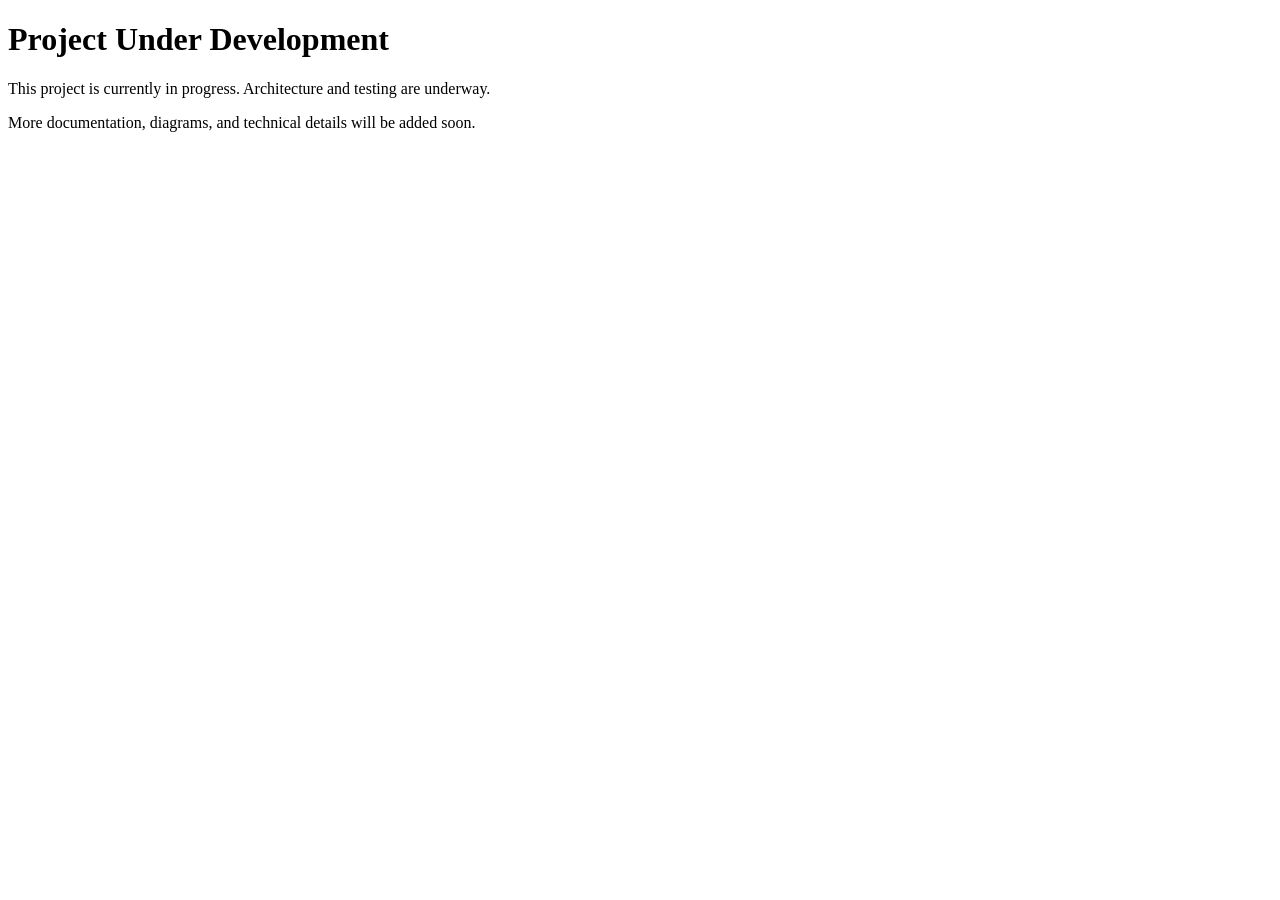
<file: Work_In_Progress.html>
<!DOCTYPE html>
<html lang="en">
<head>
    <meta charset="UTF-8">
    <title>Work in Progress</title>
</head>

<body>

<h1>Project Under Development</h1>

<p>This project is currently in progress. Architecture and testing are underway.</p>

<p>More documentation, diagrams, and technical details will be added soon.</p>

</body>
</html>
</file>
<file: assets/css/noscript.css>
/*
	Stellar by HTML5 UP
	html5up.net | @ajlkn
	Free for personal and commercial use under the CCA 3.0 license (html5up.net/license)
*/

/* Header */

	body.is-preload #header.alt > * {
		opacity: 1;
	}

	body.is-preload #header.alt .logo {
		-moz-transform: none;
		-webkit-transform: none;
		-ms-transform: none;
		transform: none;
	}
</file>
<file: assets/css/main.css>
@import url(fontawesome-all.min.css);
@import 'https://fonts.googleapis.com/css?family=Source+Sans+Pro:300,400';

/*
	Stellar by HTML5 UP
	html5up.net | @ajlkn
	Free for personal and commercial use under the CCA 3.0 license (html5up.net/license)
*/

html, body, div, span, applet, object,
iframe, h1, h2, h3, h4, h5, h6, p, blockquote,
pre, a, abbr, acronym, address, big, cite,
code, del, dfn, em, img, ins, kbd, q, s, samp,
small, strike, strong, sub, sup, tt, var, b,
u, i, center, dl, dt, dd, ol, ul, li, fieldset,
form, label, legend, table, caption, tbody,
tfoot, thead, tr, th, td, article, aside,
canvas, details, embed, figure, figcaption,
footer, header, hgroup, menu, nav, output, ruby,
section, summary, time, mark, audio, video {
	margin: 0;
	padding: 0;
	border: 0;
	font-size: 100%;
	font: inherit;
	vertical-align: baseline;}

article, aside, details, figcaption, figure,
footer, header, hgroup, menu, nav, section {
	display: block;}

body {
	line-height: 1;
}

ol, ul {
	list-style: none;
}

blockquote, q {
	quotes: none;
}

	blockquote:before, blockquote:after, q:before, q:after {
		content: '';
		content: none;
	}

table {
	border-collapse: collapse;
	border-spacing: 0;
}

body {
	-webkit-text-size-adjust: none;
}

mark {
	background-color: transparent;
	color: inherit;
}

input::-moz-focus-inner {
	border: 0;
	padding: 0;
}

input, select, textarea {
	-moz-appearance: none;
	-webkit-appearance: none;
	-ms-appearance: none;
	appearance: none;
}

/* Basic */

	@-ms-viewport {
		width: device-width;
	}

	body {
		-ms-overflow-style: scrollbar;
	}

	@media screen and (max-width: 480px) {

		html, body {
			min-width: 320px;
		}

	}

	html {
		box-sizing: border-box;
	}

	*, *:before, *:after {
		box-sizing: inherit;
	}

	body {
		background-color: #935d8c;
		background-image: url("images/overlay.png"), -moz-linear-gradient(45deg, #e37682 15%, #5f4d93 85%);
		background-image: url("images/overlay.png"), -webkit-linear-gradient(45deg, #e37682 15%, #5f4d93 85%);
		background-image: url("images/overlay.png"), -ms-linear-gradient(45deg, #e37682 15%, #5f4d93 85%);
		background-image: url("images/overlay.png"), linear-gradient(45deg, #e37682 15%, #5f4d93 85%);
	}

		body.is-preload *, body.is-preload *:before, body.is-preload *:after {
			-moz-animation: none !important;
			-webkit-animation: none !important;
			-ms-animation: none !important;
			animation: none !important;
			-moz-transition: none !important;
			-webkit-transition: none !important;
			-ms-transition: none !important;
			transition: none !important;
		}

/* Type */

	body {
		background-color: #935d8c;
		color: rgba(255, 255, 255, 0.65);
	}

	body, input, select, textarea {
		font-family: "Source Sans Pro", Helvetica, sans-serif;
		font-size: 17pt;
		font-weight: 300;
		line-height: 1.65;
	}

		@media screen and (max-width: 1680px) {

			body, input, select, textarea {
				font-size: 14pt;
			}

		}

		@media screen and (max-width: 1280px) {

			body, input, select, textarea {
				font-size: 12pt;
			}

		}

		@media screen and (max-width: 360px) {

			body, input, select, textarea {
				font-size: 11pt;
			}

		}

	a {
		-moz-transition: color 0.2s ease, border-bottom 0.2s ease;
		-webkit-transition: color 0.2s ease, border-bottom 0.2s ease;
		-ms-transition: color 0.2s ease, border-bottom 0.2s ease;
		transition: color 0.2s ease, border-bottom 0.2s ease;
		text-decoration: none;
		border-bottom: dotted 1px;
		color: inherit;
	}

		a:hover {
			border-bottom-color: transparent;
		}

	strong, b {
		font-weight: 400;
	}

	em, i {
		font-style: italic;
	}

	p {
		margin: 0 0 2em 0;
	}

		p.content {
			-moz-columns: 20em 2;
			-webkit-columns: 20em 2;
			-ms-columns: 20em 2;
			columns: 20em 2;
			-moz-column-gap: 2em;
			-webkit-column-gap: 2em;
			-ms-column-gap: 2em;
			column-gap: 2em;
			text-align: justify;
		}

	h1, h2, h3, h4, h5, h6 {
		font-weight: 300;
		line-height: 1.5;
		margin: 0 0 0.7em 0;
		letter-spacing: -0.025em;
	}

		h1 a, h2 a, h3 a, h4 a, h5 a, h6 a {
			color: inherit;
			text-decoration: none;
		}

	h1 {
		font-size: 2.5em;
		line-height: 1.2;
	}

	h2 {
		font-size: 1.5em;
	}

	h3 {
		font-size: 1.25em;
	}

	h4 {
		font-size: 1.1em;
	}

	h5 {
		font-size: 0.9em;
	}

	h6 {
		font-size: 0.7em;
	}

	@media screen and (max-width: 736px) {

		h1 {
			font-size: 2em;
		}

	}

	sub {
		font-size: 0.8em;
		position: relative;
		top: 0.5em;
	}

	sup {
		font-size: 0.8em;
		position: relative;
		top: -0.5em;
	}

	blockquote {
		border-left: solid 4px;
		font-style: italic;
		margin: 0 0 2em 0;
		padding: 0.5em 0 0.5em 2em;
	}

	code {
		border-radius: 8px;
		border: solid 1px;
		font-family: "Courier New", monospace;
		font-size: 0.9em;
		margin: 0 0.25em;
		padding: 0.25em 0.65em;
	}

	pre {
		-webkit-overflow-scrolling: touch;
		font-family: "Courier New", monospace;
		font-size: 0.9em;
		margin: 0 0 2em 0;
	}

		pre code {
			display: block;
			line-height: 1.75;
			padding: 1em 1.5em;
			overflow-x: auto;
		}

	hr {
		border: 0;
		border-bottom: solid 1px;
		margin: 2em 0;
	}

		hr.major {
			margin: 3em 0;
		}

	.align-left {
		text-align: left;
	}

	.align-center {
		text-align: center;
	}

	.align-right {
		text-align: right;
	}

	input, select, textarea {
		color: #ffffff;
	}

	a:hover {
		color: #ffffff;
	}

	strong, b {
		color: #ffffff;
	}

	h1, h2, h3, h4, h5, h6 {
		color: #ffffff;
	}

	blockquote {
		border-left-color: rgba(255, 255, 255, 0.35);
	}

	code {
		background: rgba(255, 255, 255, 0.075);
		border-color: rgba(255, 255, 255, 0.35);
	}

	hr {
		border-bottom-color: rgba(255, 255, 255, 0.35);
	}

/* Row */

	.row {
		display: flex;
		flex-wrap: wrap;
		box-sizing: border-box;
		align-items: stretch;
	}

		.row > * {
			box-sizing: border-box;
		}

		.row.gtr-uniform > * > :last-child {
			margin-bottom: 0;
		}

		.row.aln-left {
			justify-content: flex-start;
		}

		.row.aln-center {
			justify-content: center;
		}

		.row.aln-right {
			justify-content: flex-end;
		}

		.row.aln-top {
			align-items: flex-start;
		}

		.row.aln-middle {
			align-items: center;
		}

		.row.aln-bottom {
			align-items: flex-end;
		}

		.row > .imp {
			order: -1;
		}

		.row > .col-1 {
			width: 8.33333%;
		}

		.row > .off-1 {
			margin-left: 8.33333%;
		}

		.row > .col-2 {
			width: 16.66667%;
		}

		.row > .off-2 {
			margin-left: 16.66667%;
		}

		.row > .col-3 {
			width: 25%;
		}

		.row > .off-3 {
			margin-left: 25%;
		}

		.row > .col-4 {
			width: 33.33333%;
		}

		.row > .off-4 {
			margin-left: 33.33333%;
		}

		.row > .col-5 {
			width: 41.66667%;
		}

		.row > .off-5 {
			margin-left: 41.66667%;
		}

		.row > .col-6 {
			width: 50%;
		}

		.row > .off-6 {
			margin-left: 50%;
		}

		.row > .col-7 {
			width: 58.33333%;
		}

		.row > .off-7 {
			margin-left: 58.33333%;
		}

		.row > .col-8 {
			width: 66.66667%;
		}

		.row > .off-8 {
			margin-left: 66.66667%;
		}

		.row > .col-9 {
			width: 75%;
		}

		.row > .off-9 {
			margin-left: 75%;
		}

		.row > .col-10 {
			width: 83.33333%;
		}

		.row > .off-10 {
			margin-left: 83.33333%;
		}

		.row > .col-11 {
			width: 91.66667%;
		}

		.row > .off-11 {
			margin-left: 91.66667%;
		}

		.row > .col-12 {
			width: 100%;
		}

		.row > .off-12 {
			margin-left: 100%;
		}

		.row.gtr-0 {
			margin-top: 0;
			margin-left: 0em;
		}

			.row.gtr-0 > * {
				padding: 0 0 0 0em;
			}

			.row.gtr-0.gtr-uniform {
				margin-top: 0em;
			}

				.row.gtr-0.gtr-uniform > * {
					padding-top: 0em;
				}

		.row.gtr-25 {
			margin-top: 0;
			margin-left: -0.375em;
		}

			.row.gtr-25 > * {
				padding: 0 0 0 0.375em;
			}

			.row.gtr-25.gtr-uniform {
				margin-top: -0.375em;
			}

				.row.gtr-25.gtr-uniform > * {
					padding-top: 0.375em;
				}

		.row.gtr-50 {
			margin-top: 0;
			margin-left: -0.75em;
		}

			.row.gtr-50 > * {
				padding: 0 0 0 0.75em;
			}

			.row.gtr-50.gtr-uniform {
				margin-top: -0.75em;
			}

				.row.gtr-50.gtr-uniform > * {
					padding-top: 0.75em;
				}

		.row {
			margin-top: 0;
			margin-left: -1.5em;
		}

			.row > * {
				padding: 0 0 0 1.5em;
			}

			.row.gtr-uniform {
				margin-top: -1.5em;
			}

				.row.gtr-uniform > * {
					padding-top: 1.5em;
				}

		.row.gtr-150 {
			margin-top: 0;
			margin-left: -2.25em;
		}

			.row.gtr-150 > * {
				padding: 0 0 0 2.25em;
			}

			.row.gtr-150.gtr-uniform {
				margin-top: -2.25em;
			}

				.row.gtr-150.gtr-uniform > * {
					padding-top: 2.25em;
				}

		.row.gtr-200 {
			margin-top: 0;
			margin-left: -3em;
		}

			.row.gtr-200 > * {
				padding: 0 0 0 3em;
			}

			.row.gtr-200.gtr-uniform {
				margin-top: -3em;
			}

				.row.gtr-200.gtr-uniform > * {
					padding-top: 3em;
				}

		@media screen and (max-width: 1680px) {

			.row {
				display: flex;
				flex-wrap: wrap;
				box-sizing: border-box;
				align-items: stretch;
			}

				.row > * {
					box-sizing: border-box;
				}

				.row.gtr-uniform > * > :last-child {
					margin-bottom: 0;
				}

				.row.aln-left {
					justify-content: flex-start;
				}

				.row.aln-center {
					justify-content: center;
				}

				.row.aln-right {
					justify-content: flex-end;
				}

				.row.aln-top {
					align-items: flex-start;
				}

				.row.aln-middle {
					align-items: center;
				}

				.row.aln-bottom {
					align-items: flex-end;
				}

				.row > .imp-xlarge {
					order: -1;
				}

				.row > .col-1-xlarge {
					width: 8.33333%;
				}

				.row > .off-1-xlarge {
					margin-left: 8.33333%;
				}

				.row > .col-2-xlarge {
					width: 16.66667%;
				}

				.row > .off-2-xlarge {
					margin-left: 16.66667%;
				}

				.row > .col-3-xlarge {
					width: 25%;
				}

				.row > .off-3-xlarge {
					margin-left: 25%;
				}

				.row > .col-4-xlarge {
					width: 33.33333%;
				}

				.row > .off-4-xlarge {
					margin-left: 33.33333%;
				}

				.row > .col-5-xlarge {
					width: 41.66667%;
				}

				.row > .off-5-xlarge {
					margin-left: 41.66667%;
				}

				.row > .col-6-xlarge {
					width: 50%;
				}

				.row > .off-6-xlarge {
					margin-left: 50%;
				}

				.row > .col-7-xlarge {
					width: 58.33333%;
				}

				.row > .off-7-xlarge {
					margin-left: 58.33333%;
				}

				.row > .col-8-xlarge {
					width: 66.66667%;
				}

				.row > .off-8-xlarge {
					margin-left: 66.66667%;
				}

				.row > .col-9-xlarge {
					width: 75%;
				}

				.row > .off-9-xlarge {
					margin-left: 75%;
				}

				.row > .col-10-xlarge {
					width: 83.33333%;
				}

				.row > .off-10-xlarge {
					margin-left: 83.33333%;
				}

				.row > .col-11-xlarge {
					width: 91.66667%;
				}

				.row > .off-11-xlarge {
					margin-left: 91.66667%;
				}

				.row > .col-12-xlarge {
					width: 100%;
				}

				.row > .off-12-xlarge {
					margin-left: 100%;
				}

				.row.gtr-0 {
					margin-top: 0;
					margin-left: 0em;
				}

					.row.gtr-0 > * {
						padding: 0 0 0 0em;
					}

					.row.gtr-0.gtr-uniform {
						margin-top: 0em;
					}

						.row.gtr-0.gtr-uniform > * {
							padding-top: 0em;
						}

				.row.gtr-25 {
					margin-top: 0;
					margin-left: -0.375em;
				}

					.row.gtr-25 > * {
						padding: 0 0 0 0.375em;
					}

					.row.gtr-25.gtr-uniform {
						margin-top: -0.375em;
					}

						.row.gtr-25.gtr-uniform > * {
							padding-top: 0.375em;
						}

				.row.gtr-50 {
					margin-top: 0;
					margin-left: -0.75em;
				}

					.row.gtr-50 > * {
						padding: 0 0 0 0.75em;
					}

					.row.gtr-50.gtr-uniform {
						margin-top: -0.75em;
					}

						.row.gtr-50.gtr-uniform > * {
							padding-top: 0.75em;
						}

				.row {
					margin-top: 0;
					margin-left: -1.5em;
				}

					.row > * {
						padding: 0 0 0 1.5em;
					}

					.row.gtr-uniform {
						margin-top: -1.5em;
					}

						.row.gtr-uniform > * {
							padding-top: 1.5em;
						}

				.row.gtr-150 {
					margin-top: 0;
					margin-left: -2.25em;
				}

					.row.gtr-150 > * {
						padding: 0 0 0 2.25em;
					}

					.row.gtr-150.gtr-uniform {
						margin-top: -2.25em;
					}

						.row.gtr-150.gtr-uniform > * {
							padding-top: 2.25em;
						}

				.row.gtr-200 {
					margin-top: 0;
					margin-left: -3em;
				}

					.row.gtr-200 > * {
						padding: 0 0 0 3em;
					}

					.row.gtr-200.gtr-uniform {
						margin-top: -3em;
					}

						.row.gtr-200.gtr-uniform > * {
							padding-top: 3em;
						}

		}

		@media screen and (max-width: 1280px) {

			.row {
				display: flex;
				flex-wrap: wrap;
				box-sizing: border-box;
				align-items: stretch;
			}

				.row > * {
					box-sizing: border-box;
				}

				.row.gtr-uniform > * > :last-child {
					margin-bottom: 0;
				}

				.row.aln-left {
					justify-content: flex-start;
				}

				.row.aln-center {
					justify-content: center;
				}

				.row.aln-right {
					justify-content: flex-end;
				}

				.row.aln-top {
					align-items: flex-start;
				}

				.row.aln-middle {
					align-items: center;
				}

				.row.aln-bottom {
					align-items: flex-end;
				}

				.row > .imp-large {
					order: -1;
				}

				.row > .col-1-large {
					width: 8.33333%;
				}

				.row > .off-1-large {
					margin-left: 8.33333%;
				}

				.row > .col-2-large {
					width: 16.66667%;
				}

				.row > .off-2-large {
					margin-left: 16.66667%;
				}

				.row > .col-3-large {
					width: 25%;
				}

				.row > .off-3-large {
					margin-left: 25%;
				}

				.row > .col-4-large {
					width: 33.33333%;
				}

				.row > .off-4-large {
					margin-left: 33.33333%;
				}

				.row > .col-5-large {
					width: 41.66667%;
				}

				.row > .off-5-large {
					margin-left: 41.66667%;
				}

				.row > .col-6-large {
					width: 50%;
				}

				.row > .off-6-large {
					margin-left: 50%;
				}

				.row > .col-7-large {
					width: 58.33333%;
				}

				.row > .off-7-large {
					margin-left: 58.33333%;
				}

				.row > .col-8-large {
					width: 66.66667%;
				}

				.row > .off-8-large {
					margin-left: 66.66667%;
				}

				.row > .col-9-large {
					width: 75%;
				}

				.row > .off-9-large {
					margin-left: 75%;
				}

				.row > .col-10-large {
					width: 83.33333%;
				}

				.row > .off-10-large {
					margin-left: 83.33333%;
				}

				.row > .col-11-large {
					width: 91.66667%;
				}

				.row > .off-11-large {
					margin-left: 91.66667%;
				}

				.row > .col-12-large {
					width: 100%;
				}

				.row > .off-12-large {
					margin-left: 100%;
				}

				.row.gtr-0 {
					margin-top: 0;
					margin-left: 0em;
				}

					.row.gtr-0 > * {
						padding: 0 0 0 0em;
					}

					.row.gtr-0.gtr-uniform {
						margin-top: 0em;
					}

						.row.gtr-0.gtr-uniform > * {
							padding-top: 0em;
						}

				.row.gtr-25 {
					margin-top: 0;
					margin-left: -0.375em;
				}

					.row.gtr-25 > * {
						padding: 0 0 0 0.375em;
					}

					.row.gtr-25.gtr-uniform {
						margin-top: -0.375em;
					}

						.row.gtr-25.gtr-uniform > * {
							padding-top: 0.375em;
						}

				.row.gtr-50 {
					margin-top: 0;
					margin-left: -0.75em;
				}

					.row.gtr-50 > * {
						padding: 0 0 0 0.75em;
					}

					.row.gtr-50.gtr-uniform {
						margin-top: -0.75em;
					}

						.row.gtr-50.gtr-uniform > * {
							padding-top: 0.75em;
						}

				.row {
					margin-top: 0;
					margin-left: -1.5em;
				}

					.row > * {
						padding: 0 0 0 1.5em;
					}

					.row.gtr-uniform {
						margin-top: -1.5em;
					}

						.row.gtr-uniform > * {
							padding-top: 1.5em;
						}

				.row.gtr-150 {
					margin-top: 0;
					margin-left: -2.25em;
				}

					.row.gtr-150 > * {
						padding: 0 0 0 2.25em;
					}

					.row.gtr-150.gtr-uniform {
						margin-top: -2.25em;
					}

						.row.gtr-150.gtr-uniform > * {
							padding-top: 2.25em;
						}

				.row.gtr-200 {
					margin-top: 0;
					margin-left: -3em;
				}

					.row.gtr-200 > * {
						padding: 0 0 0 3em;
					}

					.row.gtr-200.gtr-uniform {
						margin-top: -3em;
					}

						.row.gtr-200.gtr-uniform > * {
							padding-top: 3em;
						}

		}

		@media screen and (max-width: 980px) {

			.row {
				display: flex;
				flex-wrap: wrap;
				box-sizing: border-box;
				align-items: stretch;
			}

				.row > * {
					box-sizing: border-box;
				}

				.row.gtr-uniform > * > :last-child {
					margin-bottom: 0;
				}

				.row.aln-left {
					justify-content: flex-start;
				}

				.row.aln-center {
					justify-content: center;
				}

				.row.aln-right {
					justify-content: flex-end;
				}

				.row.aln-top {
					align-items: flex-start;
				}

				.row.aln-middle {
					align-items: center;
				}

				.row.aln-bottom {
					align-items: flex-end;
				}

				.row > .imp-medium {
					order: -1;
				}

				.row > .col-1-medium {
					width: 8.33333%;
				}

				.row > .off-1-medium {
					margin-left: 8.33333%;
				}

				.row > .col-2-medium {
					width: 16.66667%;
				}

				.row > .off-2-medium {
					margin-left: 16.66667%;
				}

				.row > .col-3-medium {
					width: 25%;
				}

				.row > .off-3-medium {
					margin-left: 25%;
				}

				.row > .col-4-medium {
					width: 33.33333%;
				}

				.row > .off-4-medium {
					margin-left: 33.33333%;
				}

				.row > .col-5-medium {
					width: 41.66667%;
				}

				.row > .off-5-medium {
					margin-left: 41.66667%;
				}

				.row > .col-6-medium {
					width: 50%;
				}

				.row > .off-6-medium {
					margin-left: 50%;
				}

				.row > .col-7-medium {
					width: 58.33333%;
				}

				.row > .off-7-medium {
					margin-left: 58.33333%;
				}

				.row > .col-8-medium {
					width: 66.66667%;
				}

				.row > .off-8-medium {
					margin-left: 66.66667%;
				}

				.row > .col-9-medium {
					width: 75%;
				}

				.row > .off-9-medium {
					margin-left: 75%;
				}

				.row > .col-10-medium {
					width: 83.33333%;
				}

				.row > .off-10-medium {
					margin-left: 83.33333%;
				}

				.row > .col-11-medium {
					width: 91.66667%;
				}

				.row > .off-11-medium {
					margin-left: 91.66667%;
				}

				.row > .col-12-medium {
					width: 100%;
				}

				.row > .off-12-medium {
					margin-left: 100%;
				}

				.row.gtr-0 {
					margin-top: 0;
					margin-left: 0em;
				}

					.row.gtr-0 > * {
						padding: 0 0 0 0em;
					}

					.row.gtr-0.gtr-uniform {
						margin-top: 0em;
					}

						.row.gtr-0.gtr-uniform > * {
							padding-top: 0em;
						}

				.row.gtr-25 {
					margin-top: 0;
					margin-left: -0.375em;
				}

					.row.gtr-25 > * {
						padding: 0 0 0 0.375em;
					}

					.row.gtr-25.gtr-uniform {
						margin-top: -0.375em;
					}

						.row.gtr-25.gtr-uniform > * {
							padding-top: 0.375em;
						}

				.row.gtr-50 {
					margin-top: 0;
					margin-left: -0.75em;
				}

					.row.gtr-50 > * {
						padding: 0 0 0 0.75em;
					}

					.row.gtr-50.gtr-uniform {
						margin-top: -0.75em;
					}

						.row.gtr-50.gtr-uniform > * {
							padding-top: 0.75em;
						}

				.row {
					margin-top: 0;
					margin-left: -1.5em;
				}

					.row > * {
						padding: 0 0 0 1.5em;
					}

					.row.gtr-uniform {
						margin-top: -1.5em;
					}

						.row.gtr-uniform > * {
							padding-top: 1.5em;
						}

				.row.gtr-150 {
					margin-top: 0;
					margin-left: -2.25em;
				}

					.row.gtr-150 > * {
						padding: 0 0 0 2.25em;
					}

					.row.gtr-150.gtr-uniform {
						margin-top: -2.25em;
					}

						.row.gtr-150.gtr-uniform > * {
							padding-top: 2.25em;
						}

				.row.gtr-200 {
					margin-top: 0;
					margin-left: -3em;
				}

					.row.gtr-200 > * {
						padding: 0 0 0 3em;
					}

					.row.gtr-200.gtr-uniform {
						margin-top: -3em;
					}

						.row.gtr-200.gtr-uniform > * {
							padding-top: 3em;
						}

		}

		@media screen and (max-width: 736px) {

			.row {
				display: flex;
				flex-wrap: wrap;
				box-sizing: border-box;
				align-items: stretch;
			}

				.row > * {
					box-sizing: border-box;
				}

				.row.gtr-uniform > * > :last-child {
					margin-bottom: 0;
				}

				.row.aln-left {
					justify-content: flex-start;
				}

				.row.aln-center {
					justify-content: center;
				}

				.row.aln-right {
					justify-content: flex-end;
				}

				.row.aln-top {
					align-items: flex-start;
				}

				.row.aln-middle {
					align-items: center;
				}

				.row.aln-bottom {
					align-items: flex-end;
				}

				.row > .imp-small {
					order: -1;
				}

				.row > .col-1-small {
					width: 8.33333%;
				}

				.row > .off-1-small {
					margin-left: 8.33333%;
				}

				.row > .col-2-small {
					width: 16.66667%;
				}

				.row > .off-2-small {
					margin-left: 16.66667%;
				}

				.row > .col-3-small {
					width: 25%;
				}

				.row > .off-3-small {
					margin-left: 25%;
				}

				.row > .col-4-small {
					width: 33.33333%;
				}

				.row > .off-4-small {
					margin-left: 33.33333%;
				}

				.row > .col-5-small {
					width: 41.66667%;
				}

				.row > .off-5-small {
					margin-left: 41.66667%;
				}

				.row > .col-6-small {
					width: 50%;
				}

				.row > .off-6-small {
					margin-left: 50%;
				}

				.row > .col-7-small {
					width: 58.33333%;
				}

				.row > .off-7-small {
					margin-left: 58.33333%;
				}

				.row > .col-8-small {
					width: 66.66667%;
				}

				.row > .off-8-small {
					margin-left: 66.66667%;
				}

				.row > .col-9-small {
					width: 75%;
				}

				.row > .off-9-small {
					margin-left: 75%;
				}

				.row > .col-10-small {
					width: 83.33333%;
				}

				.row > .off-10-small {
					margin-left: 83.33333%;
				}

				.row > .col-11-small {
					width: 91.66667%;
				}

				.row > .off-11-small {
					margin-left: 91.66667%;
				}

				.row > .col-12-small {
					width: 100%;
				}

				.row > .off-12-small {
					margin-left: 100%;
				}

				.row.gtr-0 {
					margin-top: 0;
					margin-left: 0em;
				}

					.row.gtr-0 > * {
						padding: 0 0 0 0em;
					}

					.row.gtr-0.gtr-uniform {
						margin-top: 0em;
					}

						.row.gtr-0.gtr-uniform > * {
							padding-top: 0em;
						}

				.row.gtr-25 {
					margin-top: 0;
					margin-left: -0.25em;
				}

					.row.gtr-25 > * {
						padding: 0 0 0 0.25em;
					}

					.row.gtr-25.gtr-uniform {
						margin-top: -0.25em;
					}

						.row.gtr-25.gtr-uniform > * {
							padding-top: 0.25em;
						}

				.row.gtr-50 {
					margin-top: 0;
					margin-left: -0.5em;
				}

					.row.gtr-50 > * {
						padding: 0 0 0 0.5em;
					}

					.row.gtr-50.gtr-uniform {
						margin-top: -0.5em;
					}

						.row.gtr-50.gtr-uniform > * {
							padding-top: 0.5em;
						}

				.row {
					margin-top: 0;
					margin-left: -1em;
				}

					.row > * {
						padding: 0 0 0 1em;
					}

					.row.gtr-uniform {
						margin-top: -1em;
					}

						.row.gtr-uniform > * {
							padding-top: 1em;
						}

				.row.gtr-150 {
					margin-top: 0;
					margin-left: -1.5em;
				}

					.row.gtr-150 > * {
						padding: 0 0 0 1.5em;
					}

					.row.gtr-150.gtr-uniform {
						margin-top: -1.5em;
					}

						.row.gtr-150.gtr-uniform > * {
							padding-top: 1.5em;
						}

				.row.gtr-200 {
					margin-top: 0;
					margin-left: -2em;
				}

					.row.gtr-200 > * {
						padding: 0 0 0 2em;
					}

					.row.gtr-200.gtr-uniform {
						margin-top: -2em;
					}

						.row.gtr-200.gtr-uniform > * {
							padding-top: 2em;
						}

		}

		@media screen and (max-width: 480px) {

			.row {
				display: flex;
				flex-wrap: wrap;
				box-sizing: border-box;
				align-items: stretch;
			}

				.row > * {
					box-sizing: border-box;
				}

				.row.gtr-uniform > * > :last-child {
					margin-bottom: 0;
				}

				.row.aln-left {
					justify-content: flex-start;
				}

				.row.aln-center {
					justify-content: center;
				}

				.row.aln-right {
					justify-content: flex-end;
				}

				.row.aln-top {
					align-items: flex-start;
				}

				.row.aln-middle {
					align-items: center;
				}

				.row.aln-bottom {
					align-items: flex-end;
				}

				.row > .imp-xsmall {
					order: -1;
				}

				.row > .col-1-xsmall {
					width: 8.33333%;
				}

				.row > .off-1-xsmall {
					margin-left: 8.33333%;
				}

				.row > .col-2-xsmall {
					width: 16.66667%;
				}

				.row > .off-2-xsmall {
					margin-left: 16.66667%;
				}

				.row > .col-3-xsmall {
					width: 25%;
				}

				.row > .off-3-xsmall {
					margin-left: 25%;
				}

				.row > .col-4-xsmall {
					width: 33.33333%;
				}

				.row > .off-4-xsmall {
					margin-left: 33.33333%;
				}

				.row > .col-5-xsmall {
					width: 41.66667%;
				}

				.row > .off-5-xsmall {
					margin-left: 41.66667%;
				}

				.row > .col-6-xsmall {
					width: 50%;
				}

				.row > .off-6-xsmall {
					margin-left: 50%;
				}

				.row > .col-7-xsmall {
					width: 58.33333%;
				}

				.row > .off-7-xsmall {
					margin-left: 58.33333%;
				}

				.row > .col-8-xsmall {
					width: 66.66667%;
				}

				.row > .off-8-xsmall {
					margin-left: 66.66667%;
				}

				.row > .col-9-xsmall {
					width: 75%;
				}

				.row > .off-9-xsmall {
					margin-left: 75%;
				}

				.row > .col-10-xsmall {
					width: 83.33333%;
				}

				.row > .off-10-xsmall {
					margin-left: 83.33333%;
				}

				.row > .col-11-xsmall {
					width: 91.66667%;
				}

				.row > .off-11-xsmall {
					margin-left: 91.66667%;
				}

				.row > .col-12-xsmall {
					width: 100%;
				}

				.row > .off-12-xsmall {
					margin-left: 100%;
				}

				.row.gtr-0 {
					margin-top: 0;
					margin-left: 0em;
				}

					.row.gtr-0 > * {
						padding: 0 0 0 0em;
					}

					.row.gtr-0.gtr-uniform {
						margin-top: 0em;
					}

						.row.gtr-0.gtr-uniform > * {
							padding-top: 0em;
						}

				.row.gtr-25 {
					margin-top: 0;
					margin-left: -0.3125em;
				}

					.row.gtr-25 > * {
						padding: 0 0 0 0.3125em;
					}

					.row.gtr-25.gtr-uniform {
						margin-top: -0.3125em;
					}

						.row.gtr-25.gtr-uniform > * {
							padding-top: 0.3125em;
						}

				.row.gtr-50 {
					margin-top: 0;
					margin-left: -0.625em;
				}

					.row.gtr-50 > * {
						padding: 0 0 0 0.625em;
					}

					.row.gtr-50.gtr-uniform {
						margin-top: -0.625em;
					}

						.row.gtr-50.gtr-uniform > * {
							padding-top: 0.625em;
						}

				.row {
					margin-top: 0;
					margin-left: -1.25em;
				}

					.row > * {
						padding: 0 0 0 1.25em;
					}

					.row.gtr-uniform {
						margin-top: -1.25em;
					}

						.row.gtr-uniform > * {
							padding-top: 1.25em;
						}

				.row.gtr-150 {
					margin-top: 0;
					margin-left: -1.875em;
				}

					.row.gtr-150 > * {
						padding: 0 0 0 1.875em;
					}

					.row.gtr-150.gtr-uniform {
						margin-top: -1.875em;
					}

						.row.gtr-150.gtr-uniform > * {
							padding-top: 1.875em;
						}

				.row.gtr-200 {
					margin-top: 0;
					margin-left: -2.5em;
				}

					.row.gtr-200 > * {
						padding: 0 0 0 2.5em;
					}

					.row.gtr-200.gtr-uniform {
						margin-top: -2.5em;
					}

						.row.gtr-200.gtr-uniform > * {
							padding-top: 2.5em;
						}

		}

/* Box */

	.box {
		border-radius: 8px;
		border: solid;
		margin-bottom: 2em;
		padding: 1.5em;
	}

		.box > :last-child,
		.box > :last-child > :last-child,
		.box > :last-child > :last-child > :last-child {
			margin-bottom: 0;
		}

		.box.alt {
			border: 0;
			border-radius: 0;
			padding: 0;
		}

	.box {
		border-color: rgba(255, 255, 255, 0.35);
	}

/* Button */

	input[type="submit"],
	input[type="reset"],
	input[type="button"],
	button,
	.button {
		-moz-appearance: none;
		-webkit-appearance: none;
		-ms-appearance: none;
		appearance: none;
		-moz-transition: background-color 0.2s ease-in-out, color 0.2s ease-in-out;
		-webkit-transition: background-color 0.2s ease-in-out, color 0.2s ease-in-out;
		-ms-transition: background-color 0.2s ease-in-out, color 0.2s ease-in-out;
		transition: background-color 0.2s ease-in-out, color 0.2s ease-in-out;
		border-radius: 8px;
		border: 0;
		cursor: pointer;
		display: inline-block;
		font-weight: 300;
		height: 2.75em;
		line-height: 2.75em;
		min-width: 9.25em;
		padding: 0 1.5em;
		text-align: center;
		text-decoration: none;
		white-space: nowrap;
	}

		input[type="submit"].icon,
		input[type="reset"].icon,
		input[type="button"].icon,
		button.icon,
		.button.icon {
			padding-left: 1.35em;
		}

			input[type="submit"].icon:before,
			input[type="reset"].icon:before,
			input[type="button"].icon:before,
			button.icon:before,
			.button.icon:before {
				margin-right: 0.5em;
			}

		input[type="submit"].fit,
		input[type="reset"].fit,
		input[type="button"].fit,
		button.fit,
		.button.fit {
			width: 100%;
		}

		input[type="submit"].small,
		input[type="reset"].small,
		input[type="button"].small,
		button.small,
		.button.small {
			font-size: 0.8em;
		}

		input[type="submit"].large,
		input[type="reset"].large,
		input[type="button"].large,
		button.large,
		.button.large {
			font-size: 1.35em;
		}

		input[type="submit"].disabled, input[type="submit"]:disabled,
		input[type="reset"].disabled,
		input[type="reset"]:disabled,
		input[type="button"].disabled,
		input[type="button"]:disabled,
		button.disabled,
		button:disabled,
		.button.disabled,
		.button:disabled {
			pointer-events: none;
			opacity: 0.25;
		}

		@media screen and (max-width: 736px) {

			input[type="submit"],
			input[type="reset"],
			input[type="button"],
			button,
			.button {
				min-width: 0;
			}

		}

	input[type="submit"],
	input[type="reset"],
	input[type="button"],
	button,
	.button {
		background-color: transparent;
		box-shadow: inset 0 0 0 1px rgba(255, 255, 255, 0.35);
		color: #ffffff !important;
	}

		input[type="submit"]:hover,
		input[type="reset"]:hover,
		input[type="button"]:hover,
		button:hover,
		.button:hover {
			background-color: rgba(255, 255, 255, 0.075);
		}

		input[type="submit"]:active,
		input[type="reset"]:active,
		input[type="button"]:active,
		button:active,
		.button:active {
			background-color: rgba(255, 255, 255, 0.2);
		}

		input[type="submit"].icon:before,
		input[type="reset"].icon:before,
		input[type="button"].icon:before,
		button.icon:before,
		.button.icon:before {
			color: rgba(255, 255, 255, 0.5);
		}

		input[type="submit"].primary,
		input[type="reset"].primary,
		input[type="button"].primary,
		button.primary,
		.button.primary {
			background-color: #8cc9f0;
			color: #ffffff !important;
			box-shadow: none;
		}

			input[type="submit"].primary:hover,
			input[type="reset"].primary:hover,
			input[type="button"].primary:hover,
			button.primary:hover,
			.button.primary:hover {
				background-color: #9acff2;
			}

			input[type="submit"].primary:active,
			input[type="reset"].primary:active,
			input[type="button"].primary:active,
			button.primary:active,
			.button.primary:active {
				background-color: #7ec3ee;
			}

			input[type="submit"].primary.icon:before,
			input[type="reset"].primary.icon:before,
			input[type="button"].primary.icon:before,
			button.primary.icon:before,
			.button.primary.icon:before {
				color: #ffffff !important;
			}

/* Form */

	form {
		margin: 0 0 2em 0;
	}

	label {
		display: block;
		font-size: 0.9em;
		font-weight: 400;
		margin: 0 0 1em 0;
	}

	input[type="text"],
	input[type="password"],
	input[type="email"],
	select,
	textarea {
		-moz-appearance: none;
		-webkit-appearance: none;
		-ms-appearance: none;
		appearance: none;
		border-radius: 8px;
		border: solid 1px;
		color: inherit;
		display: block;
		outline: 0;
		padding: 0 1em;
		text-decoration: none;
		width: 100%;
	}

		input[type="text"]:invalid,
		input[type="password"]:invalid,
		input[type="email"]:invalid,
		select:invalid,
		textarea:invalid {
			box-shadow: none;
		}

	select {
		background-size: 1.25rem;
		background-repeat: no-repeat;
		background-position: calc(100% - 1rem) center;
		height: 2.75em;
		padding-right: 2.75em;
		text-overflow: ellipsis;
	}

		select:focus::-ms-value {
			background-color: transparent;
		}

		select::-ms-expand {
			display: none;
		}

	input[type="text"],
	input[type="password"],
	input[type="email"],
	select {
		height: 2.75em;
	}

	textarea {
		padding: 0.75em 1em;
	}

	input[type="checkbox"],
	input[type="radio"] {
		-moz-appearance: none;
		-webkit-appearance: none;
		-ms-appearance: none;
		appearance: none;
		display: block;
		float: left;
		margin-right: -2em;
		opacity: 0;
		width: 1em;
		z-index: -1;
	}

		input[type="checkbox"] + label,
		input[type="radio"] + label {
			text-decoration: none;
			cursor: pointer;
			display: inline-block;
			font-size: 1em;
			font-weight: 300;
			padding-left: 2.4em;
			padding-right: 0.75em;
			position: relative;
		}

			input[type="checkbox"] + label:before,
			input[type="radio"] + label:before {
				-moz-osx-font-smoothing: grayscale;
				-webkit-font-smoothing: antialiased;
				display: inline-block;
				font-style: normal;
				font-variant: normal;
				text-rendering: auto;
				line-height: 1;
				text-transform: none !important;
				font-family: 'Font Awesome 5 Free';
				font-weight: 900;
			}

			input[type="checkbox"] + label:before,
			input[type="radio"] + label:before {
				border-radius: 8px;
				border: solid 1px;
				content: '';
				display: inline-block;
				font-size: 0.8em;
				height: 2.0625em;
				left: 0;
				line-height: 2.0625em;
				position: absolute;
				text-align: center;
				top: 0;
				width: 2.0625em;
			}

		input[type="checkbox"]:checked + label:before,
		input[type="radio"]:checked + label:before {
			content: '\f00c';
		}

	input[type="checkbox"] + label:before {
		border-radius: 8px;
	}

	input[type="radio"] + label:before {
		border-radius: 100%;
	}

	::-webkit-input-placeholder {
		opacity: 1.0;
	}

	:-moz-placeholder {
		opacity: 1.0;
	}

	::-moz-placeholder {
		opacity: 1.0;
	}

	:-ms-input-placeholder {
		opacity: 1.0;
	}

	label {
		color: #ffffff;
	}

	input[type="text"],
	input[type="password"],
	input[type="email"],
	select,
	textarea {
		background-color: rgba(255, 255, 255, 0.075);
		border-color: rgba(255, 255, 255, 0.35);
	}

		input[type="text"]:focus,
		input[type="password"]:focus,
		input[type="email"]:focus,
		select:focus,
		textarea:focus {
			border-color: #8cc9f0;
			box-shadow: 0 0 0 1px #8cc9f0;
		}

	select {
		background-image: url("data:image/svg+xml;charset=utf8,%3Csvg xmlns='http://www.w3.org/2000/svg' width='40' height='40' preserveAspectRatio='none' viewBox='0 0 40 40'%3E%3Cpath d='M9.4,12.3l10.4,10.4l10.4-10.4c0.2-0.2,0.5-0.4,0.9-0.4c0.3,0,0.6,0.1,0.9,0.4l3.3,3.3c0.2,0.2,0.4,0.5,0.4,0.9 c0,0.4-0.1,0.6-0.4,0.9L20.7,31.9c-0.2,0.2-0.5,0.4-0.9,0.4c-0.3,0-0.6-0.1-0.9-0.4L4.3,17.3c-0.2-0.2-0.4-0.5-0.4-0.9 c0-0.4,0.1-0.6,0.4-0.9l3.3-3.3c0.2-0.2,0.5-0.4,0.9-0.4S9.1,12.1,9.4,12.3z' fill='rgba(255, 255, 255, 0.35)' /%3E%3C/svg%3E");
	}

		select option {
			color: #ffffff;
			background: #935d8c;
		}

	input[type="checkbox"] + label,
	input[type="radio"] + label {
		color: rgba(255, 255, 255, 0.65);
	}

		input[type="checkbox"] + label:before,
		input[type="radio"] + label:before {
			background: rgba(255, 255, 255, 0.075);
			border-color: rgba(255, 255, 255, 0.35);
		}

	input[type="checkbox"]:checked + label:before,
	input[type="radio"]:checked + label:before {
		background-color: #ffffff;
		border-color: #ffffff;
		color: #935d8c;
	}

	input[type="checkbox"]:focus + label:before,
	input[type="radio"]:focus + label:before {
		border-color: #8cc9f0;
		box-shadow: 0 0 0 1px #8cc9f0;
	}

	::-webkit-input-placeholder {
		color: rgba(255, 255, 255, 0.5) !important;
	}

	:-moz-placeholder {
		color: rgba(255, 255, 255, 0.5) !important;
	}

	::-moz-placeholder {
		color: rgba(255, 255, 255, 0.5) !important;
	}

	:-ms-input-placeholder {
		color: rgba(255, 255, 255, 0.5) !important;
	}

	.formerize-placeholder {
		color: rgba(255, 255, 255, 0.5) !important;
	}

/* Icon */

	.icon {
		text-decoration: none;
		-moz-transition: background-color 0.2s ease-in-out, color 0.2s ease-in-out;
		-webkit-transition: background-color 0.2s ease-in-out, color 0.2s ease-in-out;
		-ms-transition: background-color 0.2s ease-in-out, color 0.2s ease-in-out;
		transition: background-color 0.2s ease-in-out, color 0.2s ease-in-out;
		border-bottom: none;
		position: relative;
	}

		.icon:before {
			-moz-osx-font-smoothing: grayscale;
			-webkit-font-smoothing: antialiased;
			display: inline-block;
			font-style: normal;
			font-variant: normal;
			text-rendering: auto;
			line-height: 1;
			text-transform: none !important;
			font-family: 'Font Awesome 5 Free';
			font-weight: 400;
		}

		.icon > .label {
			display: none;
		}

		.icon:before {
			line-height: solid;
		}

		.icon.solid:before {
			font-weight: 900;
		}

		.icon.brands:before {
			font-family: 'Font Awesome 5 Brands';
		}

		.icon.major {
			border: solid 1px;
			display: inline-block;
			border-radius: 100%;
			padding: 0.65em;
			margin: 0 0 2em 0;
			cursor: default;
		}

			.icon.major:before {
				display: inline-block;
				font-size: 6.25rem;
				width: 2.25em;
				height: 2.25em;
				line-height: 2.2em;
				border-radius: 100%;
				border: solid 1px;
				text-align: center;
			}

		.icon.alt {
			display: inline-block;
			border: solid 1px;
			border-radius: 100%;
		}

			.icon.alt:before {
				display: block;
				font-size: 1.25em;
				width: 2em;
				height: 2em;
				text-align: center;
				line-height: 2em;
			}

		.icon.style1 {
			color: #efa8b0;
		}

		.icon.style2 {
			color: #c79cc8;
		}

		.icon.style3 {
			color: #a89cc8;
		}

		.icon.style4 {
			color: #9bb2e1;
		}

		.icon.style5 {
			color: #8cc9f0;
		}

		@media screen and (max-width: 1680px) {

			.icon.major:before {
				font-size: 5.5rem;
			}

		}

		@media screen and (max-width: 1280px) {

			.icon.major:before {
				font-size: 4.75rem;
			}

		}

		@media screen and (max-width: 736px) {

			.icon.major {
				margin: 0 0 1.5em 0;
				padding: 0.35em;
			}

				.icon.major:before {
					font-size: 3.5rem;
				}

		}

	.icon.major {
		border-color: rgba(255, 255, 255, 0.35);
	}

		.icon.major:before {
			border-color: rgba(255, 255, 255, 0.35);
		}

	.icon.alt {
		border-color: rgba(255, 255, 255, 0.35);
		color: #ffffff;
	}

		.icon.alt:hover {
			background-color: rgba(255, 255, 255, 0.075);
		}

		.icon.alt:active {
			background-color: rgba(255, 255, 255, 0.2);
		}

/* Image */

	.image {
		border-radius: 8px;
		border: 0;
		display: inline-block;
		position: relative;
	}

		.image img {
			border-radius: 8px;
			display: block;
		}

		.image.left, .image.right {
			max-width: 40%;
		}

			.image.left img, .image.right img {
				width: 100%;
			}

		.image.left {
			float: left;
			margin: 0 1.5em 1em 0;
			top: 0.25em;
		}

		.image.right {
			float: right;
			margin: 0 0 1em 1.5em;
			top: 0.25em;
		}

		.image.fit {
			display: block;
			margin: 0 0 2em 0;
			width: 100%;
		}

			.image.fit img {
				width: 100%;
			}

		.image.main {
			display: block;
			margin: 0 0 3em 0;
			width: 100%;
		}

			.image.main img {
				width: 100%;
			}

/* List */

	ol {
		list-style: decimal;
		margin: 0 0 2em 0;
		padding-left: 1.25em;
	}

		ol li {
			padding-left: 0.25em;
		}

	ul {
		list-style: disc;
		margin: 0 0 2em 0;
		padding-left: 1em;
	}

		ul li {
			padding-left: 0.5em;
		}

		ul.alt {
			list-style: none;
			padding-left: 0;
		}

			ul.alt li {
				border-top: solid 1px;
				padding: 0.5em 0;
			}

				ul.alt li:first-child {
					border-top: 0;
					padding-top: 0;
				}

	dl {
		margin: 0 0 2em 0;
	}

		dl dt {
			display: block;
			font-weight: 400;
			margin: 0 0 1em 0;
		}

		dl dd {
			margin-left: 2em;
		}

		dl.alt dt {
			display: block;
			width: 3em;
			margin: 0;
			clear: left;
			float: left;
		}

		dl.alt dd {
			margin: 0 0 0.85em 5.5em;
		}

		dl.alt:after {
			content: '';
			display: block;
			clear: both;
		}

	ul.alt li {
		border-top-color: rgba(255, 255, 255, 0.35);
	}

	dl dt {
		color: #ffffff;
	}

/* Actions */

	ul.actions {
		display: -moz-flex;
		display: -webkit-flex;
		display: -ms-flex;
		display: flex;
		cursor: default;
		list-style: none;
		margin-left: -1em;
		padding-left: 0;
	}

		ul.actions li {
			padding: 0 0 0 1em;
			vertical-align: middle;
		}

		ul.actions.special {
			-moz-justify-content: center;
			-webkit-justify-content: center;
			-ms-justify-content: center;
			justify-content: center;
			width: 100%;
			margin-left: 0;
		}

			ul.actions.special li:first-child {
				padding-left: 0;
			}

		ul.actions.stacked {
			-moz-flex-direction: column;
			-webkit-flex-direction: column;
			-ms-flex-direction: column;
			flex-direction: column;
			margin-left: 0;
		}

			ul.actions.stacked li {
				padding: 1.3em 0 0 0;
			}

				ul.actions.stacked li:first-child {
					padding-top: 0;
				}

		ul.actions.fit {
			width: calc(100% + 1em);
		}

			ul.actions.fit li {
				-moz-flex-grow: 1;
				-webkit-flex-grow: 1;
				-ms-flex-grow: 1;
				flex-grow: 1;
				-moz-flex-shrink: 1;
				-webkit-flex-shrink: 1;
				-ms-flex-shrink: 1;
				flex-shrink: 1;
				width: 100%;
			}

				ul.actions.fit li > * {
					width: 100%;
				}

			ul.actions.fit.stacked {
				width: 100%;
			}

		@media screen and (max-width: 480px) {

			ul.actions:not(.fixed) {
				-moz-flex-direction: column;
				-webkit-flex-direction: column;
				-ms-flex-direction: column;
				flex-direction: column;
				margin-left: 0;
				width: 100% !important;
			}

				ul.actions:not(.fixed) li {
					-moz-flex-grow: 1;
					-webkit-flex-grow: 1;
					-ms-flex-grow: 1;
					flex-grow: 1;
					-moz-flex-shrink: 1;
					-webkit-flex-shrink: 1;
					-ms-flex-shrink: 1;
					flex-shrink: 1;
					padding: 1em 0 0 0;
					text-align: center;
					width: 100%;
				}

					ul.actions:not(.fixed) li > * {
						width: 100%;
					}

					ul.actions:not(.fixed) li:first-child {
						padding-top: 0;
					}

					ul.actions:not(.fixed) li input[type="submit"],
					ul.actions:not(.fixed) li input[type="reset"],
					ul.actions:not(.fixed) li input[type="button"],
					ul.actions:not(.fixed) li button,
					ul.actions:not(.fixed) li .button {
						width: 100%;
					}

						ul.actions:not(.fixed) li input[type="submit"].icon:before,
						ul.actions:not(.fixed) li input[type="reset"].icon:before,
						ul.actions:not(.fixed) li input[type="button"].icon:before,
						ul.actions:not(.fixed) li button.icon:before,
						ul.actions:not(.fixed) li .button.icon:before {
							margin-left: -0.5rem;
						}

		}

/* Icons */

	ul.icons {
		cursor: default;
		list-style: none;
		padding-left: 0;
	}

		ul.icons li {
			display: inline-block;
			padding: 0 0.65em 0 0;
		}

			ul.icons li:last-child {
				padding-right: 0 !important;
			}

/* Section/Article */

	section.special, article.special {
		text-align: center;
	}

	header.major {
		margin-bottom: 3em;
	}

		header.major h2 {
			font-size: 2em;
		}

			header.major h2:after {
				display: block;
				content: '';
				width: 3.25em;
				height: 2px;
				margin: 0.7em 0 1em 0;
				border-radius: 2px;
			}

				section.special header.major h2:after, article.special header.major h2:after {
					margin-left: auto;
					margin-right: auto;
				}

		header.major p {
			font-size: 1.25em;
			letter-spacing: -0.025em;
		}

		header.major.special {
			text-align: center;
		}

			header.major.special h2:after {
				margin-left: auto;
				margin-right: auto;
			}

	footer.major {
		margin-top: 3em;
	}

	@media screen and (max-width: 736px) {

		header.major {
			margin-bottom: 0;
		}

			header.major h2 {
				font-size: 1.5em;
			}

			header.major p {
				font-size: 1em;
				letter-spacing: 0;
			}

				header.major p br {
					display: none;
				}

		footer.major {
			margin-top: 0;
		}

	}

	header.major h2:after {
		background-color: rgba(255, 255, 255, 0.35);
	}

/* Table */

	.table-wrapper {
		-webkit-overflow-scrolling: touch;
		overflow-x: auto;
	}

	table {
		margin: 0 0 2em 0;
		width: 100%;
	}

		table tbody tr {
			border: solid 1px;
			border-left: 0;
			border-right: 0;
		}

		table td {
			padding: 0.75em 0.75em;
		}

		table th {
			font-size: 0.9em;
			font-weight: 400;
			padding: 0 0.75em 0.75em 0.75em;
			text-align: left;
		}

		table thead {
			border-bottom: solid 2px;
		}

		table tfoot {
			border-top: solid 2px;
		}

		table.alt {
			border-collapse: separate;
		}

			table.alt tbody tr td {
				border: solid 1px;
				border-left-width: 0;
				border-top-width: 0;
			}

				table.alt tbody tr td:first-child {
					border-left-width: 1px;
				}

			table.alt tbody tr:first-child td {
				border-top-width: 1px;
			}

			table.alt thead {
				border-bottom: 0;
			}

			table.alt tfoot {
				border-top: 0;
			}

	table tbody tr {
		border-color: rgba(255, 255, 255, 0.35);
	}

		table tbody tr:nth-child(2n + 1) {
			background-color: rgba(255, 255, 255, 0.075);
		}

	table th {
		color: #ffffff;
	}

	table thead {
		border-bottom-color: rgba(255, 255, 255, 0.35);
	}

	table tfoot {
		border-top-color: rgba(255, 255, 255, 0.35);
	}

	table.alt tbody tr td {
		border-color: rgba(255, 255, 255, 0.35);
	}

/* Features */

	.features {
		display: -moz-flex;
		display: -webkit-flex;
		display: -ms-flex;
		display: flex;
		-moz-flex-wrap: wrap;
		-webkit-flex-wrap: wrap;
		-ms-flex-wrap: wrap;
		flex-wrap: wrap;
		-moz-justify-content: center;
		-webkit-justify-content: center;
		-ms-justify-content: center;
		justify-content: center;
		width: calc(100% + 2em);
		margin: 0 0 3em -2em;
		padding: 0;
		list-style: none;
	}

		.features li {
			width: calc(33.33333% - 2em);
			margin-left: 2em;
			margin-top: 3em;
			padding: 0;
		}

			.features li:nth-child(1), .features li:nth-child(2), .features li:nth-child(3) {
				margin-top: 0;
			}

			.features li > :last-child {
				margin-bottom: 0;
			}

		@media screen and (max-width: 980px) {

			.features li {
				width: calc(50% - 2em);
			}

				.features li:nth-child(3) {
					margin-top: 3em;
				}

		}

		@media screen and (max-width: 736px) {

			.features {
				width: 100%;
				margin: 0 0 2em 0;
			}

				.features li {
					width: 100%;
					margin-left: 0;
					margin-top: 2em;
				}

					.features li:nth-child(2), .features li:nth-child(3) {
						margin-top: 2em;
					}

		}

/* Statistics */

	.statistics {
		display: -moz-flex;
		display: -webkit-flex;
		display: -ms-flex;
		display: flex;
		width: 100%;
		margin: 0 0 3em 0;
		padding: 0;
		list-style: none;
		cursor: default;
	}

		.statistics li {
			-moz-flex: 1;
			-webkit-flex: 1;
			-ms-flex: 1;
			flex: 1;
			padding: 1.5em;
			color: #ffffff;
			text-align: center;
		}

			.statistics li.style1 {
				background-color: #efa8b0;
			}

			.statistics li.style2 {
				background-color: #c79cc8;
			}

			.statistics li.style3 {
				background-color: #a89cc8;
			}

			.statistics li.style4 {
				background-color: #9bb2e1;
			}

			.statistics li.style5 {
				background-color: #8cc9f0;
			}

			.statistics li strong, .statistics li b {
				display: block;
				font-size: 2em;
				line-height: 1.1;
				color: inherit !important;
				font-weight: 300;
				letter-spacing: -0.025em;
			}

			.statistics li:first-child {
				border-top-left-radius: 8px;
				border-bottom-left-radius: 8px;
			}

			.statistics li:last-child {
				border-top-right-radius: 8px;
				border-bottom-right-radius: 8px;
			}

			.statistics li .icon {
				display: inline-block;
			}

				.statistics li .icon:before {
					font-size: 2.75rem;
					line-height: 1.3;
				}

		@media screen and (max-width: 980px) {

			.statistics li strong, .statistics li b {
				font-size: 1.5em;
			}

		}

		@media screen and (max-width: 736px) {

			.statistics {
				display: block;
				width: 20em;
				max-width: 100%;
				margin: 0 auto 2em auto;
			}

				.statistics li:first-child {
					border-bottom-left-radius: 0;
					border-top-right-radius: 8px;
				}

				.statistics li:last-child {
					border-top-right-radius: 0;
					border-bottom-left-radius: 8px;
				}

				.statistics li .icon:before {
					font-size: 3.75rem;
				}

				.statistics li strong, .statistics li b {
					font-size: 2.5em;
				}

		}

/* Spotlight */

	.spotlight {
		display: -moz-flex;
		display: -webkit-flex;
		display: -ms-flex;
		display: flex;
		-moz-align-items: center;
		-webkit-align-items: center;
		-ms-align-items: center;
		align-items: center;
		margin: 0 0 2em 0;
	}

		.spotlight .content {
			-moz-flex: 1;
			-webkit-flex: 1;
			-ms-flex: 1;
			flex: 1;
		}

			.spotlight .content > :last-child {
				margin-bottom: 0;
			}

			.spotlight .content header.major {
				margin: 0 0 2em 0;
			}

		.spotlight .image {
			display: inline-block;
			margin-left: 4em;
			padding: 0.65em;
			border-radius: 100%;
			border: solid 1px;
		}

			.spotlight .image img {
				display: block;
				border-radius: 100%;
				width: 16em;
			}

		@media screen and (max-width: 980px) {

			.spotlight {
				-moz-flex-direction: column-reverse;
				-webkit-flex-direction: column-reverse;
				-ms-flex-direction: column-reverse;
				flex-direction: column-reverse;
				text-align: center;
			}

				.spotlight .content {
					-moz-flex: 0 1 auto;
					-webkit-flex: 0 1 auto;
					-ms-flex: 0 1 auto;
					flex: 0 1 auto;
					width: 100%;
				}

					.spotlight .content header.major h2:after {
						margin-left: auto;
						margin-right: auto;
					}

					.spotlight .content .actions {
						-moz-justify-content: center;
						-webkit-justify-content: center;
						-ms-justify-content: center;
						justify-content: center;
						width: calc(100% + 1em);
					}

				.spotlight .image {
					-moz-flex: 0 1 auto;
					-webkit-flex: 0 1 auto;
					-ms-flex: 0 1 auto;
					flex: 0 1 auto;
					margin-left: 0;
					margin-bottom: 2em;
				}

		}

		@media screen and (max-width: 736px) {

			.spotlight .image {
				padding: 0.35em;
			}

				.spotlight .image img {
					width: 12em;
				}

		}

	.spotlight .image {
		border-color: rgba(255, 255, 255, 0.35);
	}

/* Header */

	#header {
		padding: 5em 5em 1em 5em ;
		text-align: center;
	}

		#header h1 {
			margin: 0 0 0.25em 0;
		}

		#header p {
			font-size: 1.25em;
			letter-spacing: -0.025em;
		}

		#header.alt {
			padding: 7em 5em 4em 5em ;
		}

			#header.alt h1 {
				font-size: 3.25em;
			}

			#header.alt > * {
				-moz-transition: opacity 3s ease;
				-webkit-transition: opacity 3s ease;
				-ms-transition: opacity 3s ease;
				transition: opacity 3s ease;
				-moz-transition-delay: 0.5s;
				-webkit-transition-delay: 0.5s;
				-ms-transition-delay: 0.5s;
				transition-delay: 0.5s;
				opacity: 1;
			}

			#header.alt .logo {
				-moz-transition: opacity 1.25s ease, -moz-transform 0.5s ease;
				-webkit-transition: opacity 1.25s ease, -webkit-transform 0.5s ease;
				-ms-transition: opacity 1.25s ease, -ms-transform 0.5s ease;
				transition: opacity 1.25s ease, transform 0.5s ease;
				-moz-transition-delay: 0s;
				-webkit-transition-delay: 0s;
				-ms-transition-delay: 0s;
				transition-delay: 0s;
				display: block;
				margin: 0 0 1.5em 0;
			}

				#header.alt .logo img {
					display: block;
					margin: 0 auto;
					max-width: 75%;
				}

		@media screen and (max-width: 1280px) {

			#header {
				padding: 4em 4em 0.1em 4em ;
			}

				#header.alt {
					padding: 6em 4em 3em 4em ;
				}

		}

		@media screen and (max-width: 980px) {

			#header {
				padding: 4em 3em 0.1em 3em ;
			}

				#header.alt {
					padding: 5em 3em 2em 3em ;
				}

		}

		@media screen and (max-width: 736px) {

			#header {
				padding: 3em 2em 0.1em 2em ;
			}

				#header p {
					font-size: 1em;
					letter-spacing: 0;
				}

					#header p br {
						display: none;
					}

				#header.alt {
					padding: 4em 2em 1em 2em ;
				}

					#header.alt h1 {
						font-size: 2.5em;
					}

		}

		@media screen and (max-width: 480px) {

			#header {
				padding: 3em 1.5em 0.1em 1.5em ;
			}

				#header.alt {
					padding: 4em 1.5em 1em 1.5em ;
				}

		}

		@media screen and (max-width: 360px) {

			#header {
				padding: 2.5em 1em 0.1em 1em ;
			}

				#header.alt {
					padding: 3.5em 1em 0.5em 1em ;
				}

		}

		body.is-preload #header.alt > * {
			opacity: 0;
		}

		body.is-preload #header.alt .logo {
			-moz-transform: scale(0.8) rotate(-30deg);
			-webkit-transform: scale(0.8) rotate(-30deg);
			-ms-transform: scale(0.8) rotate(-30deg);
			transform: scale(0.8) rotate(-30deg);
		}

/* Nav */

	#nav {
		-moz-transition: background-color 0.2s ease, border-top-left-radius 0.2s ease, border-top-right-radius 0.2s ease, padding 0.2s ease;
		-webkit-transition: background-color 0.2s ease, border-top-left-radius 0.2s ease, border-top-right-radius 0.2s ease, padding 0.2s ease;
		-ms-transition: background-color 0.2s ease, border-top-left-radius 0.2s ease, border-top-right-radius 0.2s ease, padding 0.2s ease;
		transition: background-color 0.2s ease, border-top-left-radius 0.2s ease, border-top-right-radius 0.2s ease, padding 0.2s ease;
		background-color: #ffffff;
		color: #636363;
		position: absolute;
		width: 64em;
		max-width: calc(100% - 4em);
		padding: 1em;
		background-color: #f7f7f7;
		border-top-left-radius: 0.25em;
		border-top-right-radius: 0.25em;
		cursor: default;
		text-align: center;
	}

		#nav input, #nav select, #nav textarea {
			color: #636363;
		}

		#nav a:hover {
			color: #636363;
		}

		#nav strong, #nav b {
			color: #636363;
		}

		#nav h1, #nav h2, #nav h3, #nav h4, #nav h5, #nav h6 {
			color: #636363;
		}

		#nav blockquote {
			border-left-color: #dddddd;
		}

		#nav code {
			background: rgba(222, 222, 222, 0.25);
			border-color: #dddddd;
		}

		#nav hr {
			border-bottom-color: #dddddd;
		}

		#nav + #main {
			padding-top: 4.25em;
		}

		#nav ul {
			margin: 0;
			padding: 0;
			list-style: none;
		}

			#nav ul li {
				-moz-transition: margin 0.2s ease;
				-webkit-transition: margin 0.2s ease;
				-ms-transition: margin 0.2s ease;
				transition: margin 0.2s ease;
				display: inline-block;
				margin: 0 0.35em;
				padding: 0;
				vertical-align: middle;
			}

				#nav ul li a {
					-moz-transition: font-size 0.2s ease;
					-webkit-transition: font-size 0.2s ease;
					-ms-transition: font-size 0.2s ease;
					transition: font-size 0.2s ease;
					display: inline-block;
					height: 2.25em;
					line-height: 2.25em;
					padding: 0 1.25em;
					border: 0;
					border-radius: 8px;
					box-shadow: inset 0 0 0 1px transparent;
				}

					#nav ul li a:hover {
						background-color: rgba(222, 222, 222, 0.25);
					}

					#nav ul li a.active {
						background-color: #ffffff;
						box-shadow: none;
					}

		#nav.alt {
			position: fixed;
			top: 0;
			padding: 0.5em 1em;
			background-color: rgba(247, 247, 247, 0.95);
			border-top-left-radius: 0;
			border-top-right-radius: 0;
			z-index: 10000;
		}

			#nav.alt ul li {
				margin: 0 0.175em;
			}

				#nav.alt ul li a {
					font-size: 0.9em;
				}

		@media screen and (max-width: 736px) {

			#nav {
				display: none;
			}

				#nav + #main {
					padding-top: 0;
				}

		}

/* Main */

	#main {
		background-color: #ffffff;
		color: #636363;
		border-radius: 0.25em;
	}

		#main input, #main select, #main textarea {
			color: #636363;
		}

		#main a:hover {
			color: #636363;
		}

		#main strong, #main b {
			color: #636363;
		}

		#main h1, #main h2, #main h3, #main h4, #main h5, #main h6 {
			color: #636363;
		}

		#main blockquote {
			border-left-color: #dddddd;
		}

		#main code {
			background: rgba(222, 222, 222, 0.25);
			border-color: #dddddd;
		}

		#main hr {
			border-bottom-color: #dddddd;
		}

		#main .box {
			border-color: #dddddd;
		}

		#main input[type="submit"],
		#main input[type="reset"],
		#main input[type="button"],
		#main button,
		#main .button {
			background-color: transparent;
			box-shadow: inset 0 0 0 1px #dddddd;
			color: #636363 !important;
		}

			#main input[type="submit"]:hover,
			#main input[type="reset"]:hover,
			#main input[type="button"]:hover,
			#main button:hover,
			#main .button:hover {
				background-color: rgba(222, 222, 222, 0.25);
			}

			#main input[type="submit"]:active,
			#main input[type="reset"]:active,
			#main input[type="button"]:active,
			#main button:active,
			#main .button:active {
				background-color: rgba(222, 222, 222, 0.5);
			}

			#main input[type="submit"].icon:before,
			#main input[type="reset"].icon:before,
			#main input[type="button"].icon:before,
			#main button.icon:before,
			#main .button.icon:before {
				color: rgba(99, 99, 99, 0.25);
			}

			#main input[type="submit"].primary,
			#main input[type="reset"].primary,
			#main input[type="button"].primary,
			#main button.primary,
			#main .button.primary {
				background-color: #8cc9f0;
				color: #ffffff !important;
				box-shadow: none;
			}

				#main input[type="submit"].primary:hover,
				#main input[type="reset"].primary:hover,
				#main input[type="button"].primary:hover,
				#main button.primary:hover,
				#main .button.primary:hover {
					background-color: #9acff2;
				}

				#main input[type="submit"].primary:active,
				#main input[type="reset"].primary:active,
				#main input[type="button"].primary:active,
				#main button.primary:active,
				#main .button.primary:active {
					background-color: #7ec3ee;
				}

				#main input[type="submit"].primary.icon:before,
				#main input[type="reset"].primary.icon:before,
				#main input[type="button"].primary.icon:before,
				#main button.primary.icon:before,
				#main .button.primary.icon:before {
					color: #ffffff !important;
				}

		#main label {
			color: #636363;
		}

		#main input[type="text"],
		#main input[type="password"],
		#main input[type="email"],
		#main select,
		#main textarea {
			background-color: rgba(222, 222, 222, 0.25);
			border-color: #dddddd;
		}

			#main input[type="text"]:focus,
			#main input[type="password"]:focus,
			#main input[type="email"]:focus,
			#main select:focus,
			#main textarea:focus {
				border-color: #8cc9f0;
				box-shadow: 0 0 0 1px #8cc9f0;
			}

		#main select {
			background-image: url("data:image/svg+xml;charset=utf8,%3Csvg xmlns='http://www.w3.org/2000/svg' width='40' height='40' preserveAspectRatio='none' viewBox='0 0 40 40'%3E%3Cpath d='M9.4,12.3l10.4,10.4l10.4-10.4c0.2-0.2,0.5-0.4,0.9-0.4c0.3,0,0.6,0.1,0.9,0.4l3.3,3.3c0.2,0.2,0.4,0.5,0.4,0.9 c0,0.4-0.1,0.6-0.4,0.9L20.7,31.9c-0.2,0.2-0.5,0.4-0.9,0.4c-0.3,0-0.6-0.1-0.9-0.4L4.3,17.3c-0.2-0.2-0.4-0.5-0.4-0.9 c0-0.4,0.1-0.6,0.4-0.9l3.3-3.3c0.2-0.2,0.5-0.4,0.9-0.4S9.1,12.1,9.4,12.3z' fill='%23dddddd' /%3E%3C/svg%3E");
		}

			#main select option {
				color: #636363;
				background: #ffffff;
			}

		#main input[type="checkbox"] + label,
		#main input[type="radio"] + label {
			color: #636363;
		}

			#main input[type="checkbox"] + label:before,
			#main input[type="radio"] + label:before {
				background: rgba(222, 222, 222, 0.25);
				border-color: #dddddd;
			}

		#main input[type="checkbox"]:checked + label:before,
		#main input[type="radio"]:checked + label:before {
			background-color: #636363;
			border-color: #636363;
			color: #ffffff;
		}

		#main input[type="checkbox"]:focus + label:before,
		#main input[type="radio"]:focus + label:before {
			border-color: #8cc9f0;
			box-shadow: 0 0 0 1px #8cc9f0;
		}

		#main ::-webkit-input-placeholder {
			color: rgba(99, 99, 99, 0.25) !important;
		}

		#main :-moz-placeholder {
			color: rgba(99, 99, 99, 0.25) !important;
		}

		#main ::-moz-placeholder {
			color: rgba(99, 99, 99, 0.25) !important;
		}

		#main :-ms-input-placeholder {
			color: rgba(99, 99, 99, 0.25) !important;
		}

		#main .formerize-placeholder {
			color: rgba(99, 99, 99, 0.25) !important;
		}

		#main .icon.major {
			border-color: #dddddd;
		}

			#main .icon.major:before {
				border-color: #dddddd;
			}

		#main .icon.alt {
			border-color: #dddddd;
			color: #636363;
		}

			#main .icon.alt:hover {
				background-color: rgba(222, 222, 222, 0.25);
			}

			#main .icon.alt:active {
				background-color: rgba(222, 222, 222, 0.5);
			}

		#main ul.alt li {
			border-top-color: #dddddd;
		}

		#main dl dt {
			color: #636363;
		}

		#main header.major h2:after {
			background-color: #dddddd;
			background-image: -moz-linear-gradient(90deg, #efa8b0, #a89cc8, #8cc9f0);
			background-image: -webkit-linear-gradient(90deg, #efa8b0, #a89cc8, #8cc9f0);
			background-image: -ms-linear-gradient(90deg, #efa8b0, #a89cc8, #8cc9f0);
			background-image: linear-gradient(90deg, #efa8b0, #a89cc8, #8cc9f0);
		}

		#main table tbody tr {
			border-color: #dddddd;
		}

			#main table tbody tr:nth-child(2n + 1) {
				background-color: rgba(222, 222, 222, 0.25);
			}

		#main table th {
			color: #636363;
		}

		#main table thead {
			border-bottom-color: #dddddd;
		}

		#main table tfoot {
			border-top-color: #dddddd;
		}

		#main table.alt tbody tr td {
			border-color: #dddddd;
		}

		#main .spotlight .image {
			border-color: #dddddd;
		}

		#main > .main {
			padding: 5em 5em 3em 5em ;
			border-top: solid 1px #dddddd;
		}

			#main > .main:first-child {
				border-top: 0;
			}

			#main > .main > .image.main:first-child {
				margin: -5em 0 5em -5em;
				width: calc(100% + 10em);
				border-top-right-radius: 0.25em;
				border-top-left-radius: 0.25em;
				border-bottom-right-radius: 0;
				border-bottom-left-radius: 0;
			}

				#main > .main > .image.main:first-child img {
					border-top-right-radius: 0.25em;
					border-top-left-radius: 0.25em;
					border-bottom-right-radius: 0;
					border-bottom-left-radius: 0;
				}

		@media screen and (max-width: 1280px) {

			#main > .main {
				padding: 4em 4em 2em 4em ;
			}

				#main > .main > .image.main:first-child {
					margin: -4em 0 4em -4em;
					width: calc(100% + 8em);
				}

		}

		@media screen and (max-width: 980px) {

			#main > .main {
				padding: 4em 3em 2em 3em ;
			}

				#main > .main > .image.main:first-child {
					margin: -4em 0 4em -3em;
					width: calc(100% + 6em);
				}

		}

		@media screen and (max-width: 736px) {

			#main > .main {
				padding: 3em 2em 1em 2em ;
			}

				#main > .main > .image.main:first-child {
					margin: -3em 0 2em -2em;
					width: calc(100% + 4em);
				}

		}

		@media screen and (max-width: 480px) {

			#main > .main {
				padding: 3em 1.5em 1em 1.5em ;
			}

				#main > .main > .image.main:first-child {
					margin: -3em 0 1.5em -1.5em;
					width: calc(100% + 3em);
				}

		}

		@media screen and (max-width: 360px) {

			#main {
				border-radius: 0;
			}

				#main > .main {
					padding: 2.5em 1em 0.5em 1em ;
				}

					#main > .main > .image.main:first-child {
						margin: -2.5em 0 1.5em -1em;
						width: calc(100% + 2em);
						border-radius: 0;
					}

						#main > .main > .image.main:first-child img {
							border-radius: 0;
						}

		}

/* Footer */

	#footer {
		display: -moz-flex;
		display: -webkit-flex;
		display: -ms-flex;
		display: flex;
		-moz-flex-wrap: wrap;
		-webkit-flex-wrap: wrap;
		-ms-flex-wrap: wrap;
		flex-wrap: wrap;
		padding: 5em 5em 3em 5em ;
		width: calc(100% + 2em);
		margin: 0 0 3em -2em;
	}

		#footer > * {
			width: calc(50% - 2em);
			margin-left: 2em;
		}

		#footer .copyright {
			width: 100%;
			margin: 2.5em 0 2em 0;
			font-size: 0.8em;
			text-align: center;
		}

		@media screen and (max-width: 1280px) {

			#footer {
				padding: 4em 4em 2em 4em ;
			}

		}

		@media screen and (max-width: 980px) {

			#footer {
				padding: 4em 3em 2em 3em ;
				display: block;
				margin: 0 0 3em 0;
				width: 100%;
			}

				#footer > * {
					width: 100%;
					margin-left: 0;
					margin-bottom: 3em;
				}

				#footer .copyright {
					text-align: left;
				}

		}

		@media screen and (max-width: 736px) {

			#footer {
				padding: 3em 2em 1em 2em ;
			}

		}

		@media screen and (max-width: 480px) {

			#footer {
				padding: 3em 1.5em 1em 1.5em ;
			}

		}

		@media screen and (max-width: 480px) {

			#footer {
				padding: 2.5em 1em 0.5em 1em ;
			}

		}

/* Wrapper */

	#wrapper {
		width: 64em;
		max-width: calc(100% - 4em);
		margin: 0 auto;
	}

		@media screen and (max-width: 480px) {

			#wrapper {
				max-width: calc(100% - 2em);
			}

		}

		@media screen and (max-width: 360px) {

			#wrapper {
				max-width: 100%;
			}

		}

		.volunteer-list {
    max-width: 800px;
    margin: 0 auto;
    text-align: left;
}

.volunteer-item {
    padding: 1.5em 0;
    border-bottom: 1px solid rgba(0,0,0,0.08);
}

.volunteer-item:last-child {
    border-bottom: none;
}
</file>
